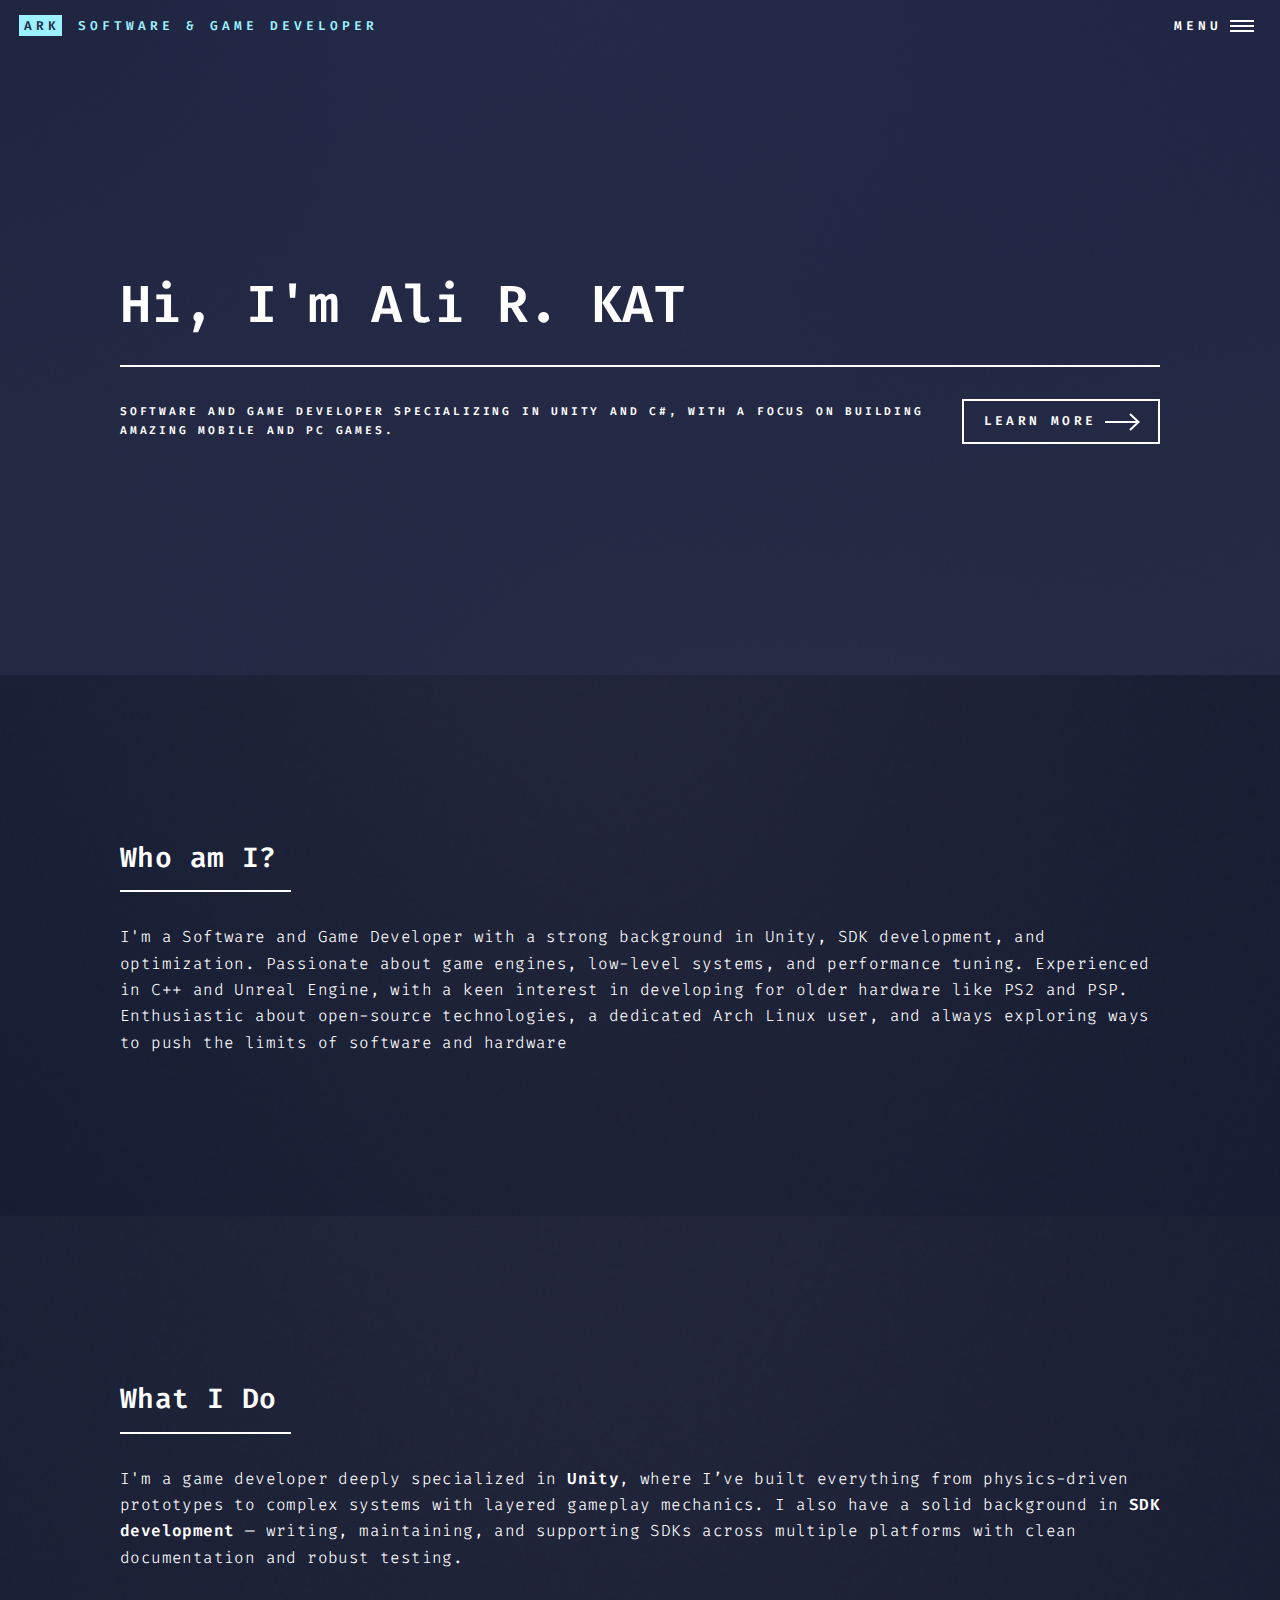
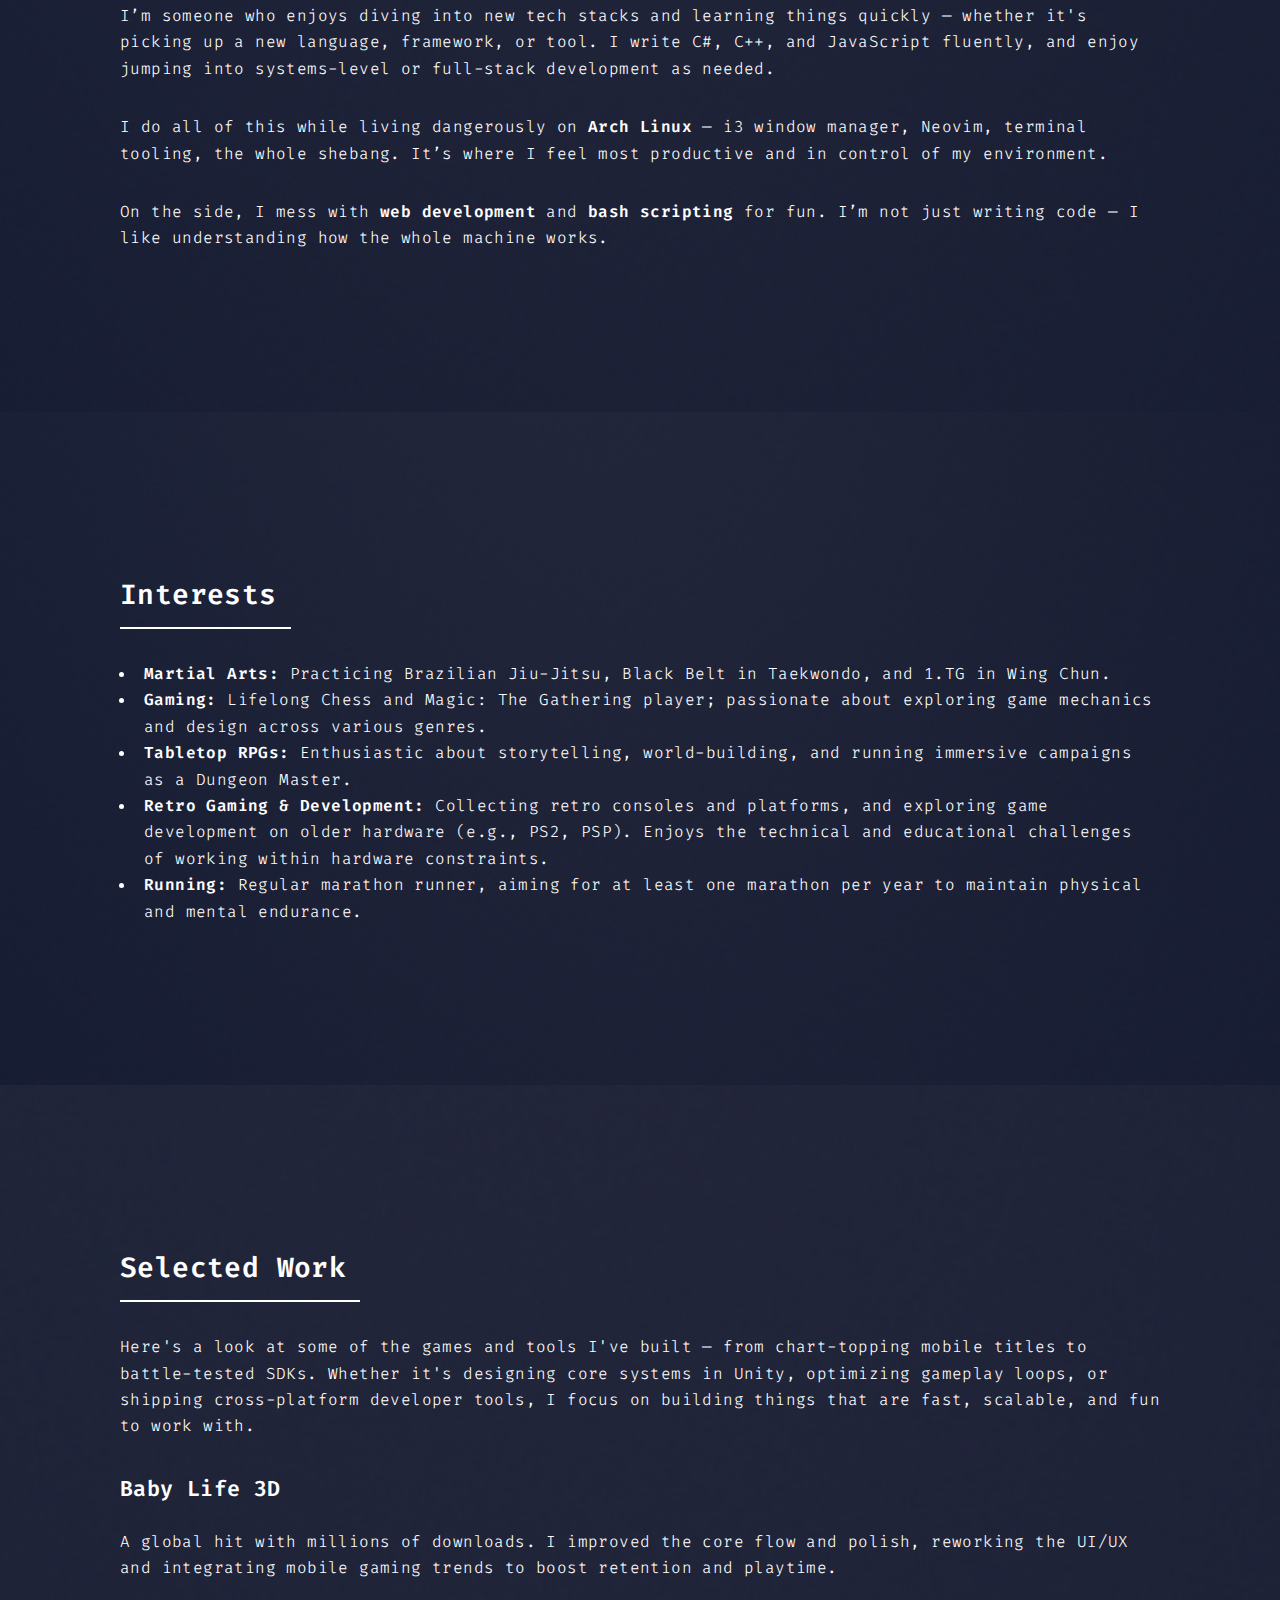
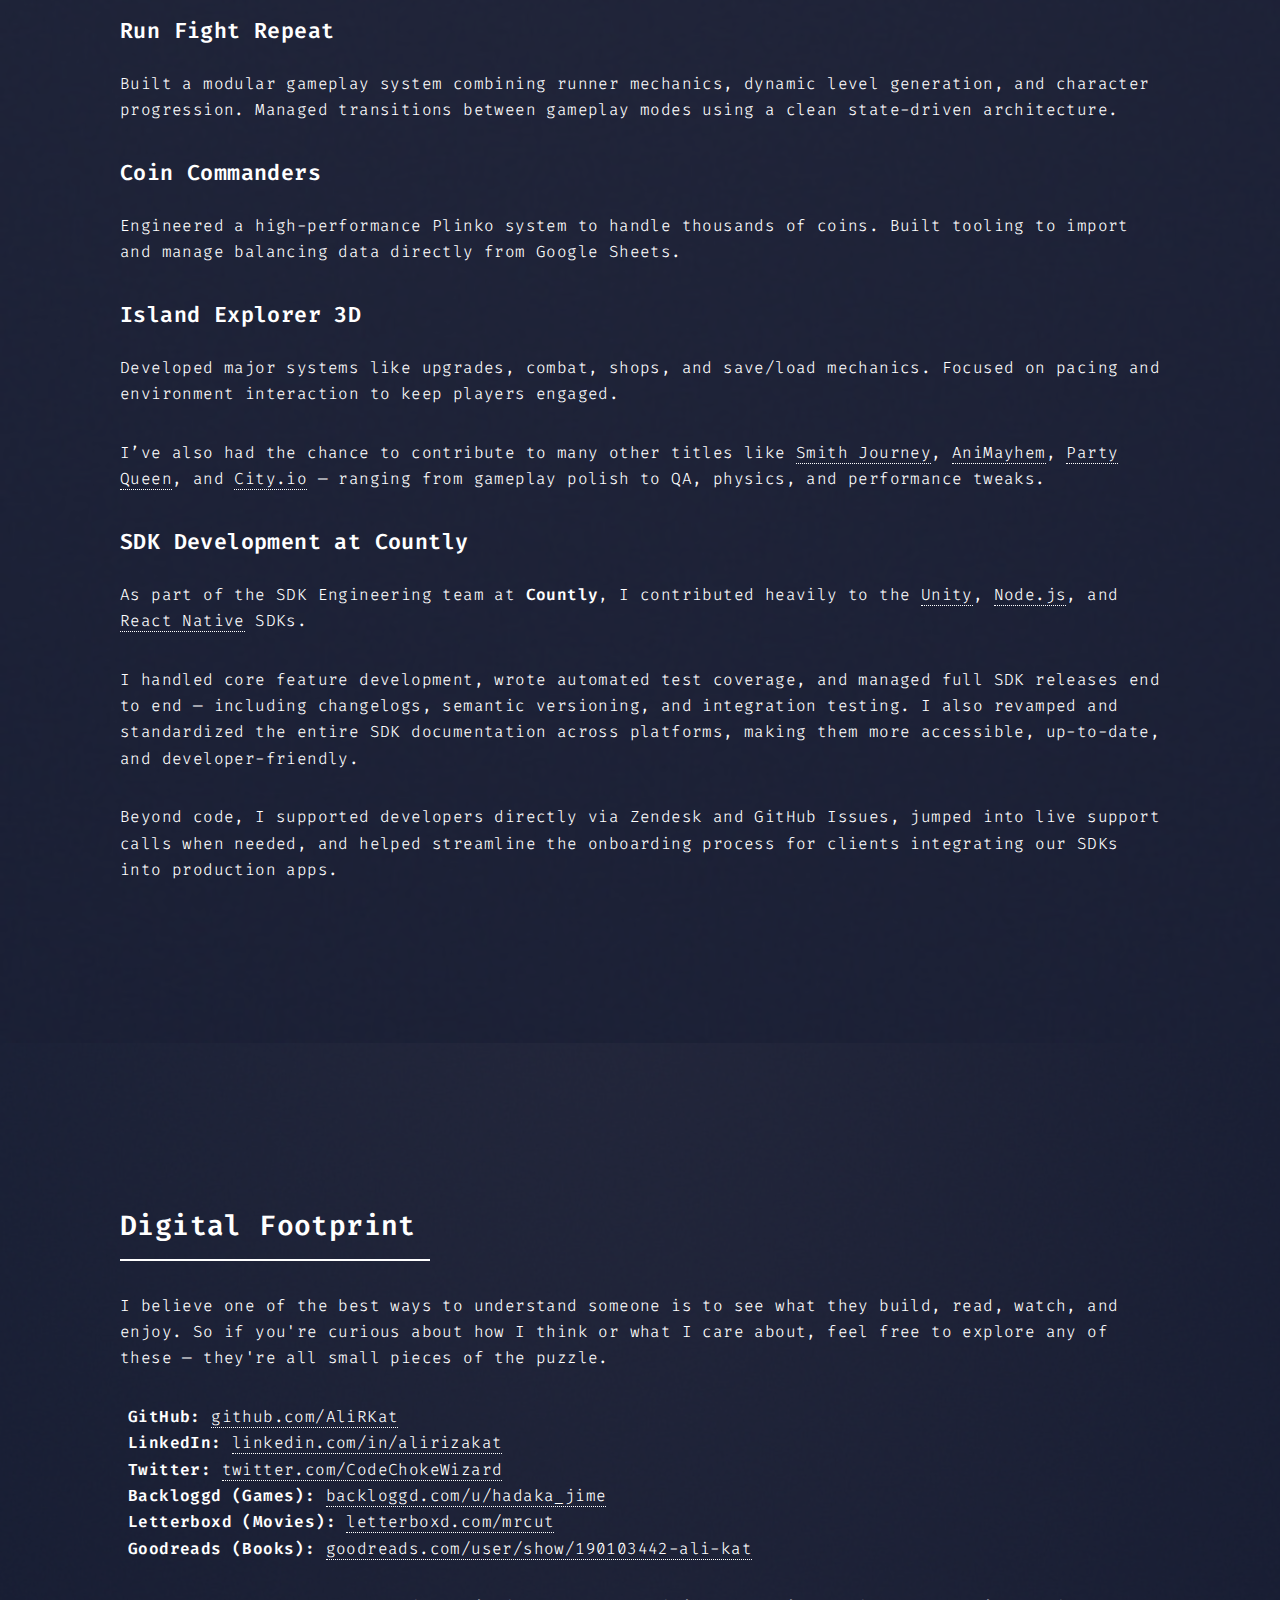
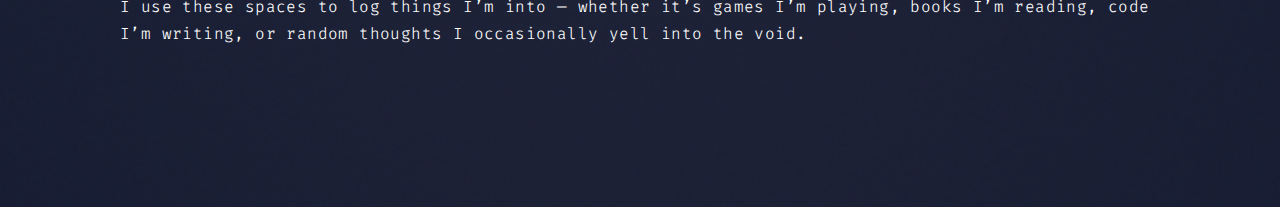
<file: index.html>
<!DOCTYPE HTML>
<html>

<head>
    <title>Ali R. KAT - Portfolio</title>
    <meta charset="utf-8" />
    <meta name="viewport" content="width=device-width, initial-scale=1, user-scalable=no" />
    <link rel="stylesheet" href="assets/css/main.css" />
    <noscript>
        <link rel="stylesheet" href="assets/css/noscript.css" />
    </noscript>
</head>

<body class="is-preload">

    <!-- Wrapper -->
    <div id="wrapper">

        <!-- Header -->
        <header id="header" class="alt">
            <a href="index.html" class="logo"><strong>ARK</strong> <span>Software & Game Developer</span></a>
            <nav>
                <a href="#menu">Menu</a>
            </nav>
        </header>

        <!-- Banner -->
        <section id="banner" class="major">
            <div class="inner">
                <header class="major">
                    <h1>Hi, I'm Ali R. KAT</h1>
                </header>
                <div class="content">
                    <p>Software and Game Developer specializing in Unity and C#, with a focus on building amazing mobile
                        and PC games.</p>
                    <ul class="actions">
                        <li><a href="#bio" class="button next scrolly">Learn More</a></li>
                    </ul>
                </div>
            </div>
        </section>

        <!-- Bio Section -->
        <section id="bio" class="section section-bg bg-bio">
            <div class="inner">
                <header class="major">
                    <h2>Who am I?</h2>
                </header>
                <p>I'm a Software and Game Developer with a strong background in Unity, SDK development, and
                    optimization. Passionate about game engines, low-level systems, and performance tuning.
                    Experienced in C++ and Unreal Engine, with a keen interest in developing for older hardware
                    like PS2 and PSP. Enthusiastic about open-source technologies, a dedicated Arch Linux user,
                    and always exploring ways to push the limits of software and hardware</p>
            </div>
        </section>

        <!-- Skills Section -->
        <section id="skills" class="section section-bg bg-skills">
            <div class="inner">
                <header class="major">
                    <h2>What I Do</h2>
                </header>
                <p>
                    I'm a game developer deeply specialized in <strong>Unity</strong>, where I’ve built everything from
                    physics-driven prototypes to complex systems with layered gameplay mechanics. I also have a solid
                    background in <strong>SDK development</strong> — writing, maintaining, and supporting SDKs across
                    multiple platforms with clean documentation and robust testing.
                </p>
                <p>
                    I’m someone who enjoys diving into new tech stacks and learning things quickly — whether it's
                    picking up a new language, framework, or tool. I write C#, C++, and JavaScript fluently, and enjoy
                    jumping into systems-level or full-stack development as needed.
                </p>
                <p>
                    I do all of this while living dangerously on <strong>Arch Linux</strong> — i3 window manager,
                    Neovim, terminal tooling, the whole shebang. It’s where I feel most productive and in control of my
                    environment.
                </p>
                <p>
                    On the side, I mess with <strong>web development</strong> and <strong>bash scripting</strong> for
                    fun. I’m not just writing code — I like understanding how the whole machine works.
                </p>
            </div>
        </section>


        <!-- Interest Section -->
        <section id="interests" class="section section-bg bg-interests">
            <div class="inner">
                <header class="major">
                    <h2>Interests</h2>
                </header>
                <ul>
                    <li><strong>Martial Arts:</strong> Practicing Brazilian Jiu-Jitsu, Black Belt in Taekwondo, and 1.TG
                        in Wing Chun.</li>
                    <li><strong>Gaming:</strong> Lifelong Chess and Magic: The Gathering player; passionate about
                        exploring game mechanics and design across various genres.</li>
                    <li><strong>Tabletop RPGs:</strong> Enthusiastic about storytelling, world-building, and running
                        immersive campaigns as a Dungeon Master.</li>
                    <li><strong>Retro Gaming & Development:</strong> Collecting retro consoles and platforms, and
                        exploring game development on older hardware (e.g., PS2, PSP). Enjoys the technical and
                        educational challenges of working within hardware constraints.</li>
                    <li><strong>Running:</strong> Regular marathon runner, aiming for at least one marathon per year to
                        maintain physical and mental endurance.</li>
                </ul>
            </div>
        </section>


        <!-- Projects Section -->
        <section id="projects" class="section section-bg bg-projects">
            <div class="inner">
                <header class="major">
                    <h2>Selected Work</h2>
                </header>

                <p>
                    Here's a look at some of the games and tools I've built — from chart-topping mobile titles to
                    battle-tested SDKs. Whether it's designing core systems in Unity, optimizing gameplay loops, or
                    shipping cross-platform developer tools, I focus on building things that are fast, scalable, and fun
                    to work with.
                </p>

                <div class="project">
                    <h3><a href="https://apps.apple.com/us/app/baby-life-3d/id1577193350" target="_blank">Baby Life
                            3D</a></h3>
                    <p>
                        A global hit with millions of downloads. I improved the core flow and polish, reworking the
                        UI/UX and integrating mobile gaming trends to boost retention and playtime.
                    </p>
                </div>

                <div class="project">
                    <h3><a href="https://apps.apple.com/us/app/run-fight-repeat/id6744827856" target="_blank">Run Fight
                            Repeat</a></h3>
                    <p>
                        Built a modular gameplay system combining runner mechanics, dynamic level generation, and
                        character progression. Managed transitions between gameplay modes using a clean state-driven
                        architecture.
                    </p>
                </div>

                <div class="project">
                    <h3><a href="https://apps.apple.com/us/app/coin-commanders/id6741897031" target="_blank">Coin
                            Commanders</a></h3>
                    <p>
                        Engineered a high-performance Plinko system to handle thousands of coins. Built tooling to
                        import and manage balancing data directly from Google Sheets.
                    </p>
                </div>

                <div class="project">
                    <h3><a href="https://www.taptap.io/app/33559961" target="_blank">Island Explorer 3D</a></h3>
                    <p>
                        Developed major systems like upgrades, combat, shops, and save/load mechanics. Focused on pacing
                        and environment interaction to keep players engaged.
                    </p>
                    <p style="margin-top: 2rem;">
                        I’ve also had the chance to contribute to many other titles like
                        <a href="https://apps.apple.com/us/app/smith-journey/id6741895744" target="_blank">Smith
                            Journey</a>,
                        <a href="https://apps.apple.com/us/app/animayhem/ios-1579526762" target="_blank">AniMayhem</a>,
                        <a href="https://skich.app/games/party-queen" target="_blank">Party Queen</a>,
                        and
                        <a href="https://skich.app/games/cityio" target="_blank">City.io</a> — ranging from gameplay
                        polish to QA, physics, and performance tweaks.
                    </p>
                </div>

                <div class="project">
                    <h3>SDK Development at Countly</h3>
                    <p>
                        As part of the SDK Engineering team at <strong>Countly</strong>, I contributed heavily to the
                        <a href="https://github.com/Countly/countly-sdk-unity" target="_blank">Unity</a>,
                        <a href="https://github.com/Countly/countly-sdk-nodejs" target="_blank">Node.js</a>, and
                        <a href="https://github.com/Countly/countly-sdk-react-native" target="_blank">React Native</a>
                        SDKs.
                    </p>
                    <p>
                        I handled core feature development, wrote automated test coverage, and managed full SDK releases
                        end to end — including changelogs, semantic versioning, and integration testing. I also revamped
                        and standardized the entire SDK documentation across platforms, making them more accessible,
                        up-to-date, and developer-friendly.
                    </p>
                    <p>
                        Beyond code, I supported developers directly via Zendesk and GitHub Issues, jumped into live
                        support calls when needed, and helped streamline the onboarding process for clients integrating
                        our SDKs into production apps.
                    </p>
                </div>
        </section>

        <section id="socials" class="section section-bg bg-socials">
            <div class="inner">
                <header class="major">
                    <h2>Digital Footprint</h2>
                </header>

                <p>
                    I believe one of the best ways to understand someone is to see what they build, read, watch, and
                    enjoy. So if you're curious about how I think or what I care about, feel free to explore any of
                    these — they're all small pieces of the puzzle.
                </p>

                <ul style="list-style: none; padding: 0;">
                    <li><strong>GitHub:</strong> <a href="https://github.com/AliRKat"
                            target="_blank">github.com/AliRKat</a></li>
                    <li><strong>LinkedIn:</strong> <a href="https://linkedin.com/in/alirizakat"
                            target="_blank">linkedin.com/in/alirizakat</a></li>
                    <li><strong>Twitter:</strong> <a href="https://twitter.com/CodeChokeWizard"
                            target="_blank">twitter.com/CodeChokeWizard</a></li>
                    <li><strong>Backloggd (Games):</strong> <a href="https://www.backloggd.com/u/hadaka_jime"
                            target="_blank">backloggd.com/u/hadaka_jime</a></li>
                    <li><strong>Letterboxd (Movies):</strong> <a href="https://letterboxd.com/mrcut"
                            target="_blank">letterboxd.com/mrcut</a></li>
                    <li><strong>Goodreads (Books):</strong> <a
                            href="https://www.goodreads.com/user/show/190103442-ali-kat"
                            target="_blank">goodreads.com/user/show/190103442-ali-kat</a></li>
                </ul>

                <p>
                    I use these spaces to log things I’m into — whether it’s games I’m playing, books I’m reading, code
                    I’m writing, or random thoughts I occasionally yell into the void.
                </p>
            </div>
        </section>
    </div>

    <!-- Menu (must be outside #wrapper for correct stacking/fixed behavior) -->
    <nav id="menu">
        <div class="inner">
            <ul class="links">
                <li><a href="index.html#banner">Home</a></li>
                <li><a href="index.html#bio">Bio</a></li>
                <li><a href="index.html#skills">Skills</a></li>
                <li><a href="index.html#projects">Projects</a></li>
                <li><a href="index.html#socials">Socials</a></li>
                <li><a href="./logs/">Logs</a></li>
            </ul>
        </div>
        <a class="close" href="#menu">Close</a>
    </nav>

    <!-- Scripts -->
    <script src="assets/js/jquery.min.js"></script>
    <script src="assets/js/jquery.scrolly.min.js"></script>
    <script src="assets/js/jquery.scrollex.min.js"></script>
    <script src="assets/js/browser.min.js"></script>
    <script src="assets/js/breakpoints.min.js"></script>
    <script src="assets/js/util.js"></script>
    <script src="assets/js/main.js"></script>

</body>

</html>
</file>
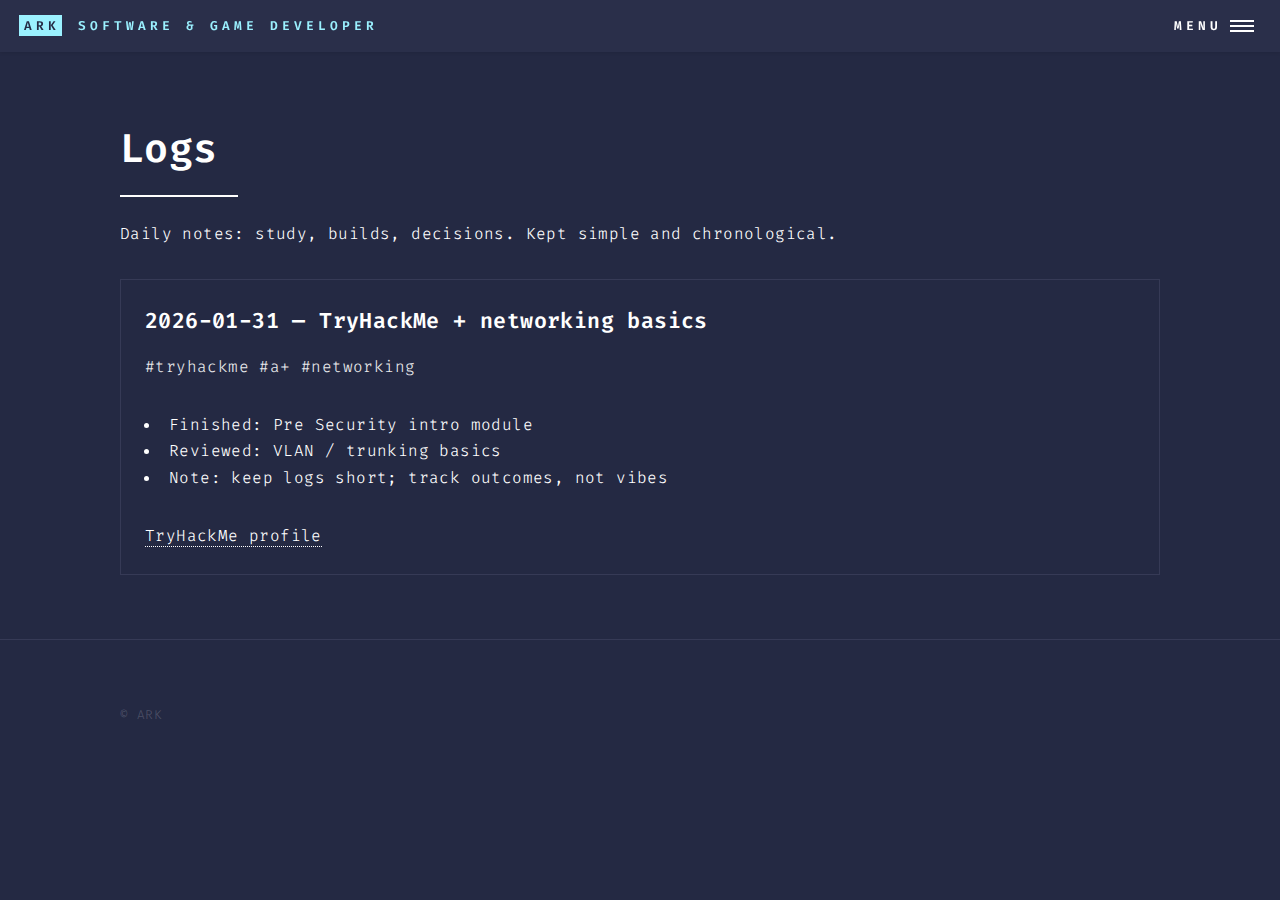
<file: logs/index.html>
<!DOCTYPE HTML>
<html>

<head>
  <title>Logs - ARK</title>
  <meta charset="utf-8" />
  <meta name="viewport" content="width=device-width, initial-scale=1, user-scalable=no" />
  <link rel="stylesheet" href="../assets/css/main.css" />
  <noscript><link rel="stylesheet" href="../assets/css/noscript.css" /></noscript>
</head>

<body class="is-preload">

  <div id="wrapper">

    <header id="header">
      <a href="../index.html" class="logo"><strong>ARK</strong> <span>Software & Game Developer</span></a>
      <nav>
        <a href="#menu">Menu</a>
      </nav>
    </header>

    <nav id="menu">
      <ul class="links">
        <li><a href="../index.html#banner">Home</a></li>
        <li><a href="../index.html#bio">Bio</a></li>
        <li><a href="../index.html#skills">Skills</a></li>
        <li><a href="../index.html#projects">Projects</a></li>
        <li><a href="../index.html#socials">Socials</a></li>
        <li><a href="./">Logs</a></li>
      </ul>
    </nav>

    <div id="main" class="alt">
      <section id="one">
        <div class="inner">
          <header class="major">
            <h1>Logs</h1>
          </header>

          <p style="margin-top:-0.5rem;">
            Daily notes: study, builds, decisions. Kept simple and chronological.
          </p>

          <!-- IMPORTANT: render.js bunun içine basacak -->
          <div id="logs-root"></div>

        </div>
      </section>
    </div>

    <footer id="footer">
      <div class="inner">
        <ul class="copyright">
          <li>&copy; ARK</li>
        </ul>
      </div>
    </footer>

  </div>

  <script src="../assets/js/jquery.min.js"></script>
  <script src="../assets/js/jquery.scrolly.min.js"></script>
  <script src="../assets/js/jquery.scrollex.min.js"></script>
  <script src="../assets/js/browser.min.js"></script>
  <script src="../assets/js/breakpoints.min.js"></script>
  <script src="../assets/js/util.js"></script>
  <script src="../assets/js/main.js"></script>

  <script src="./render.js"></script>
</body>

</html>
</file>
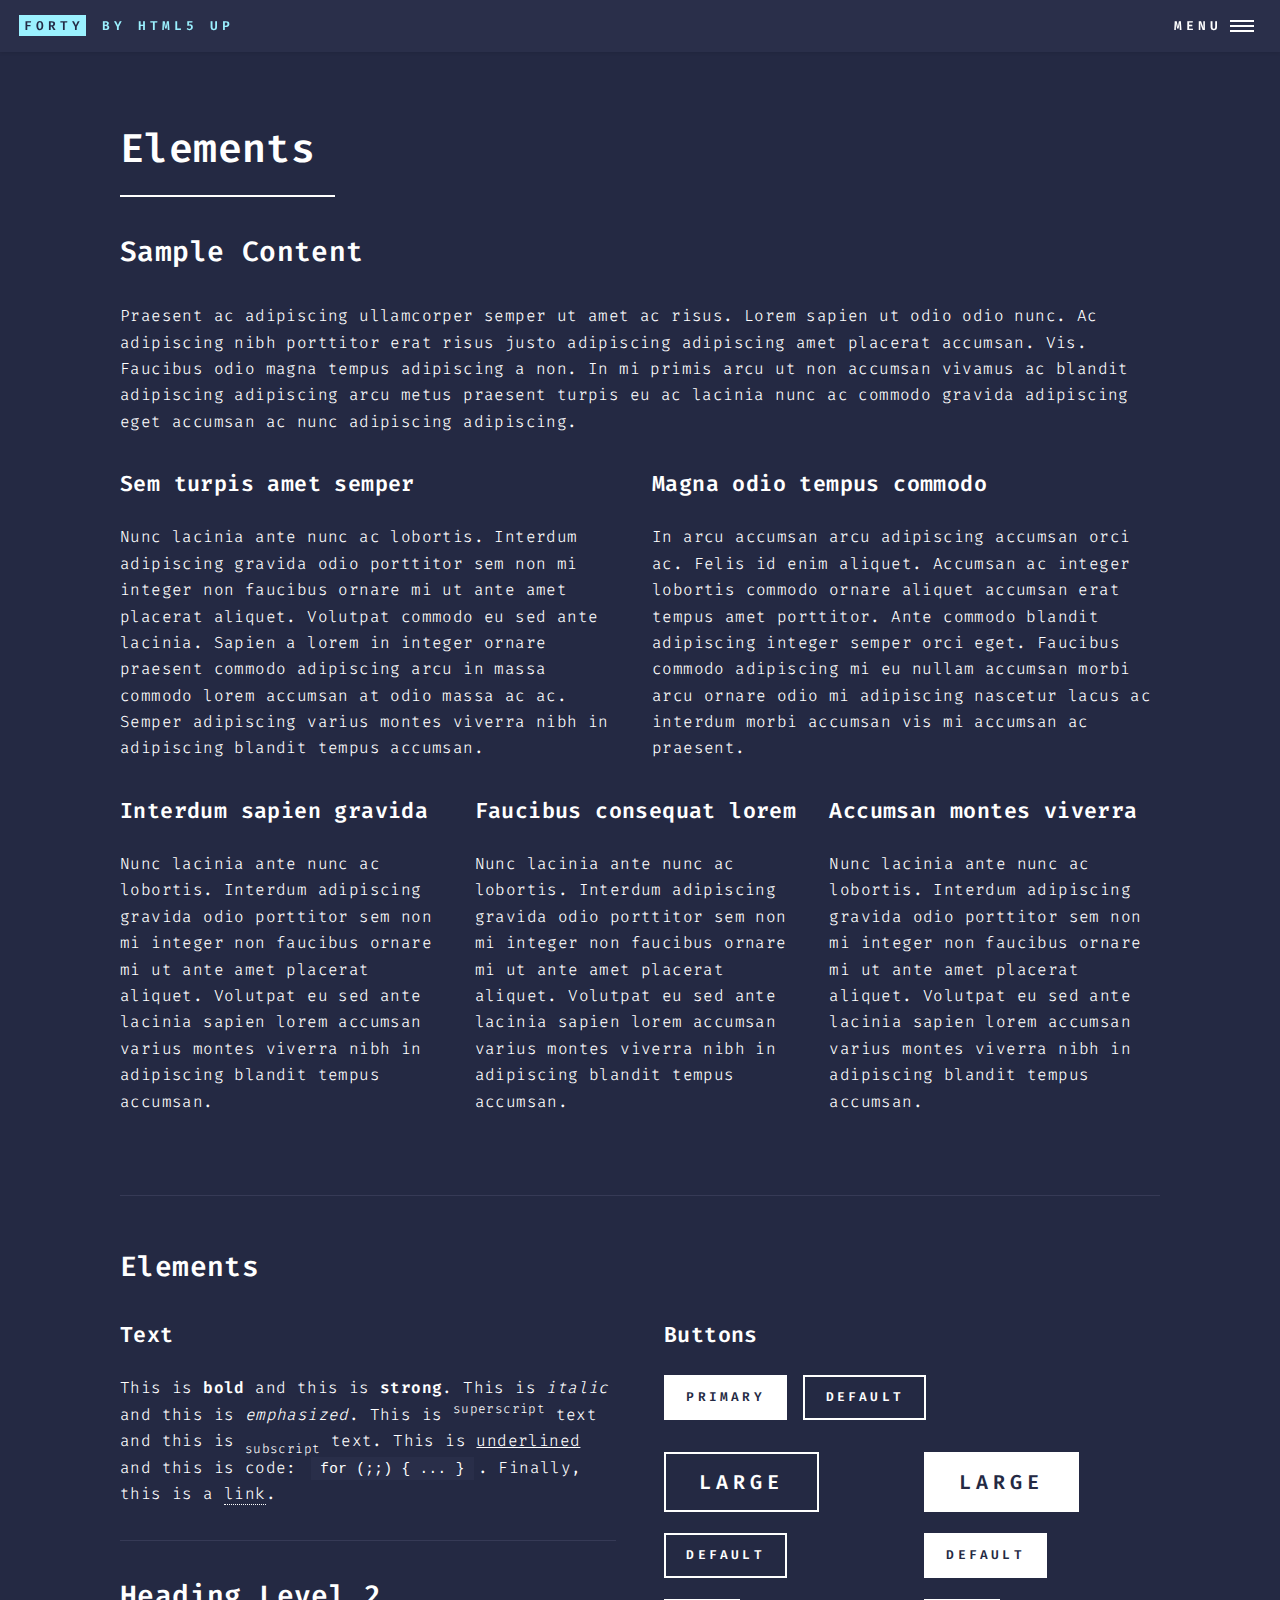
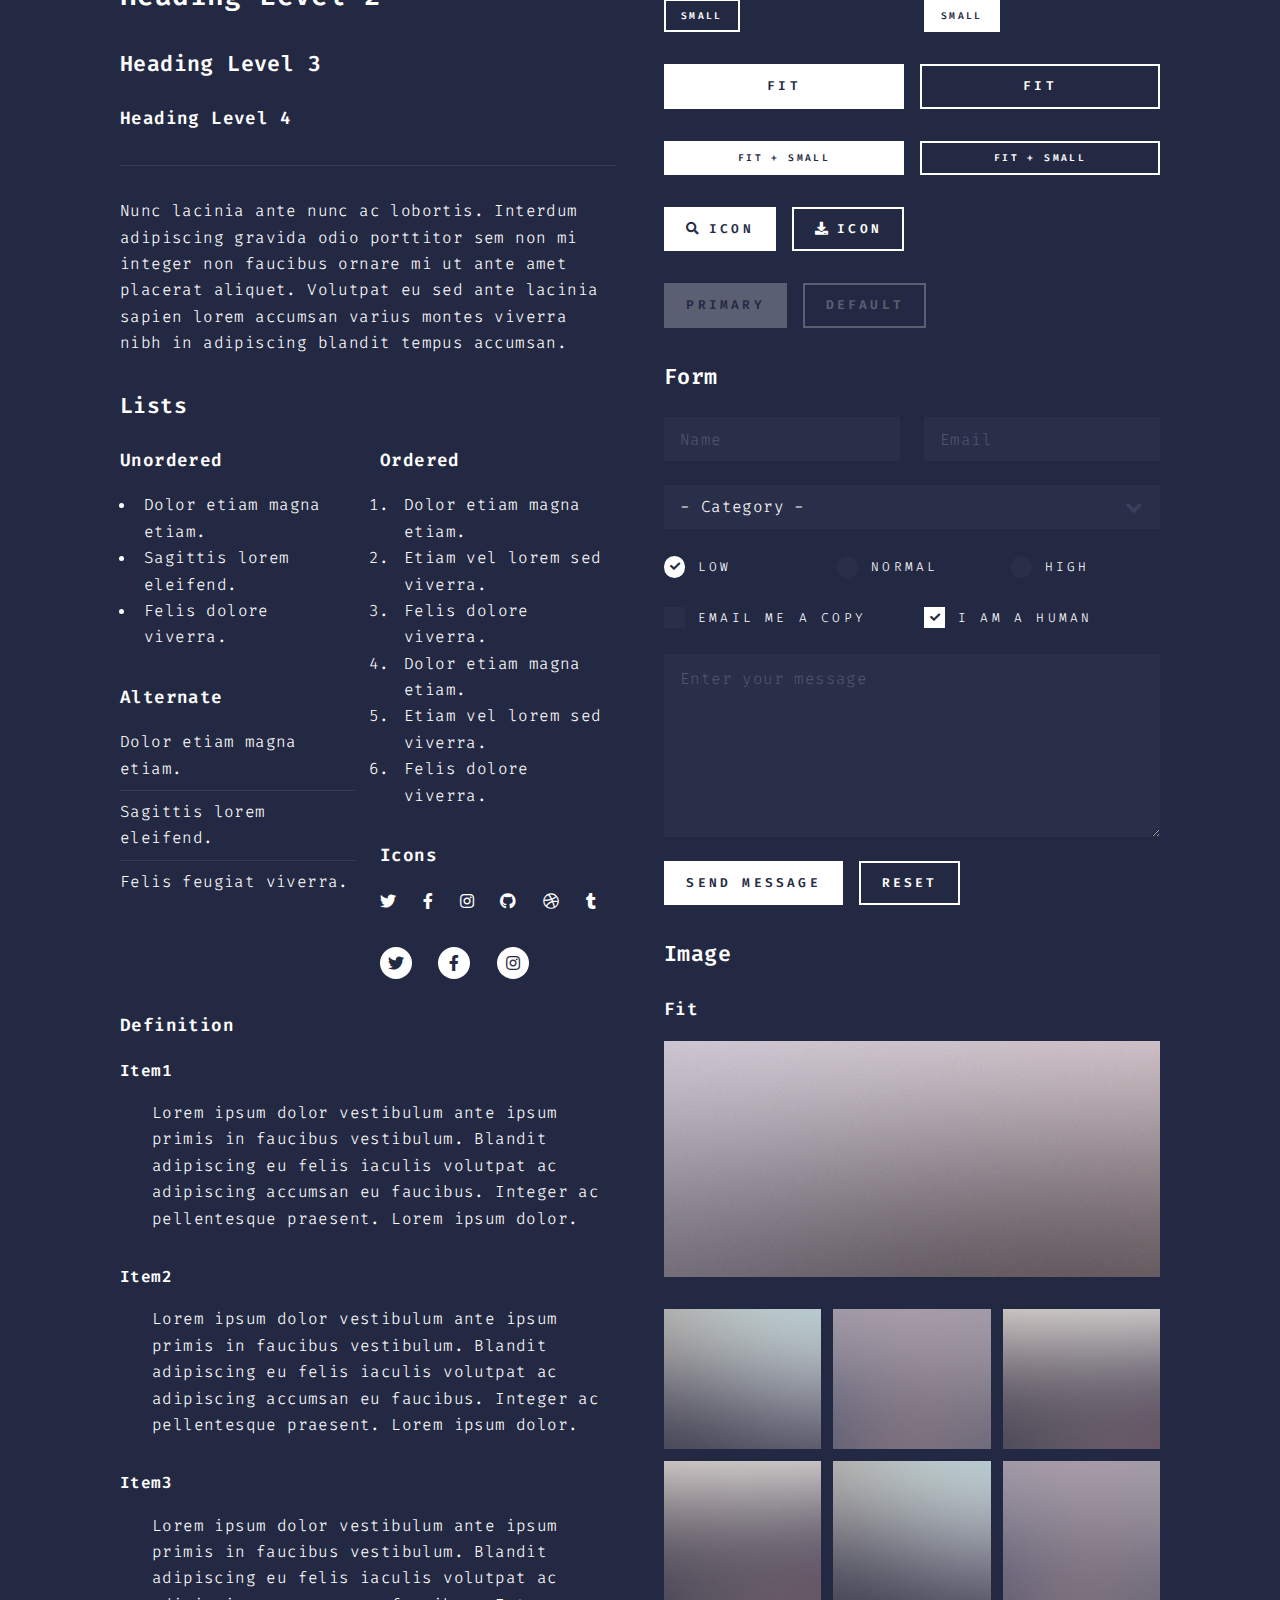
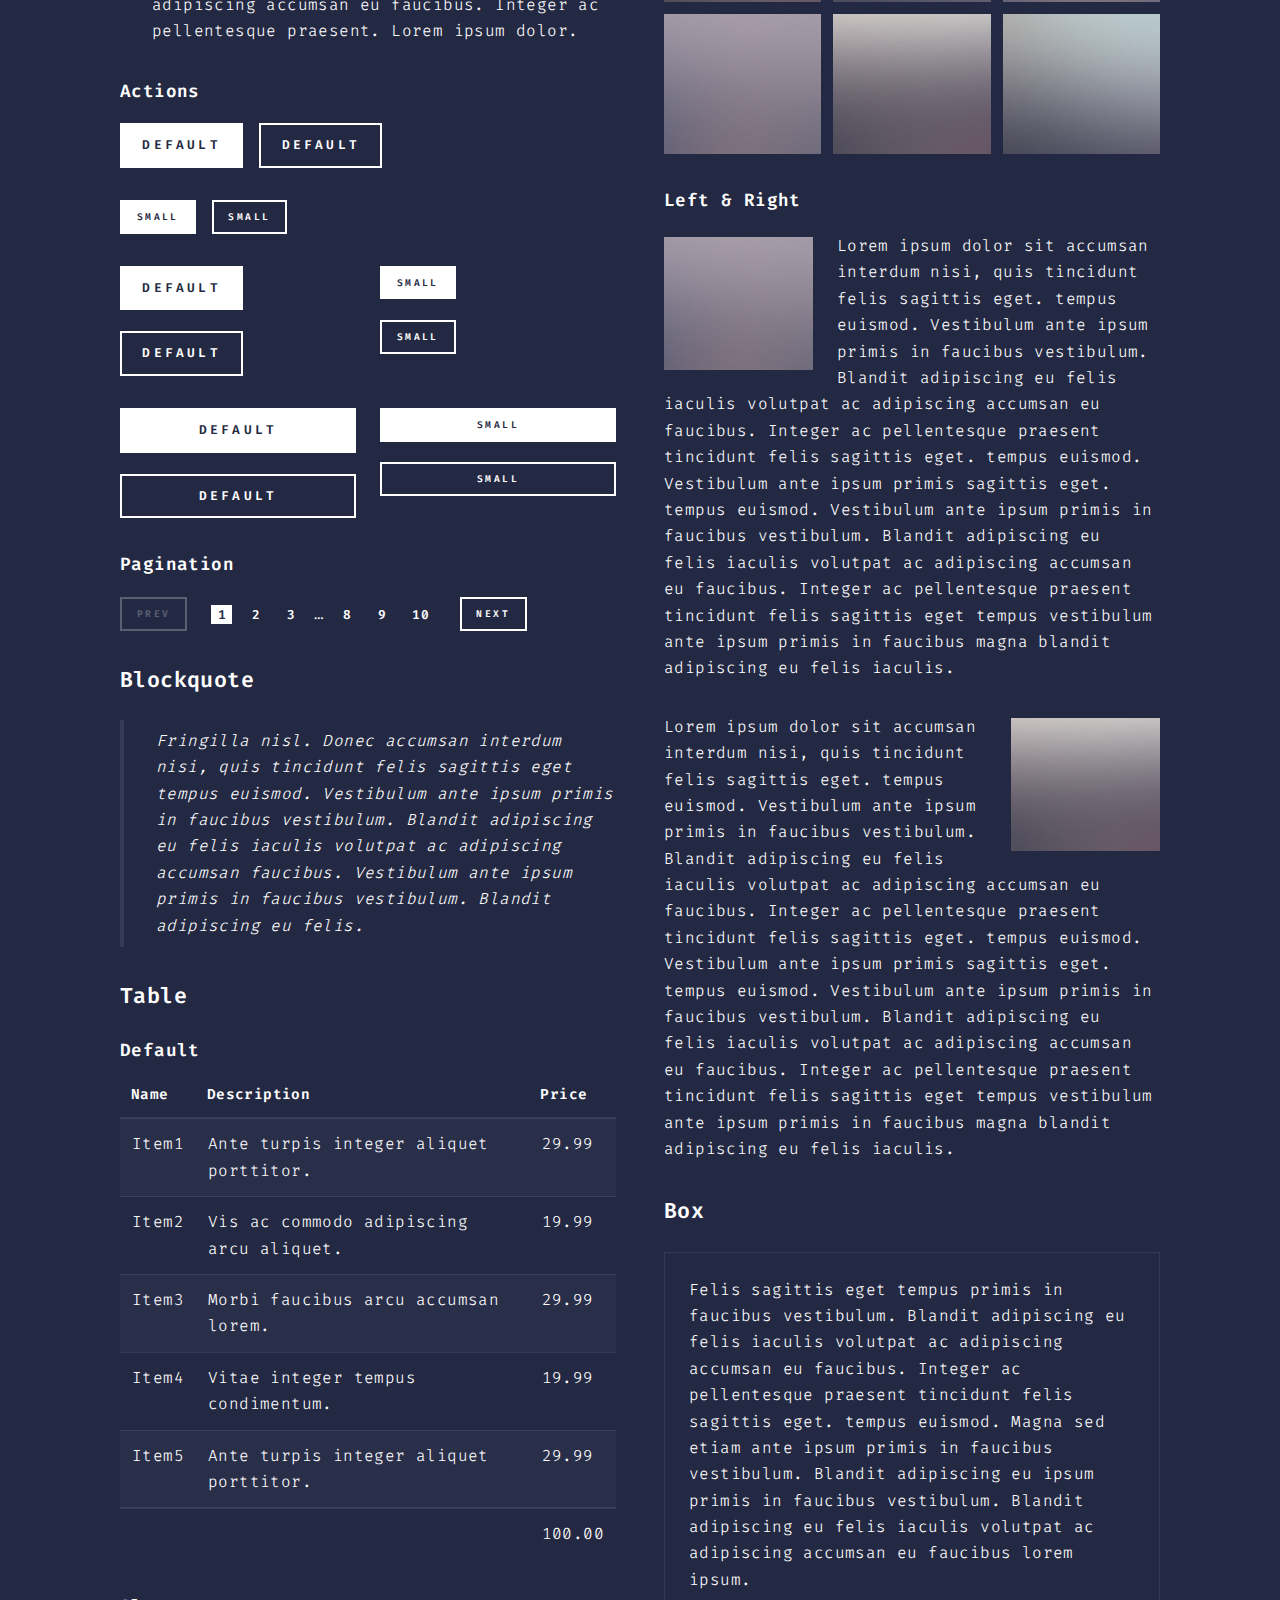
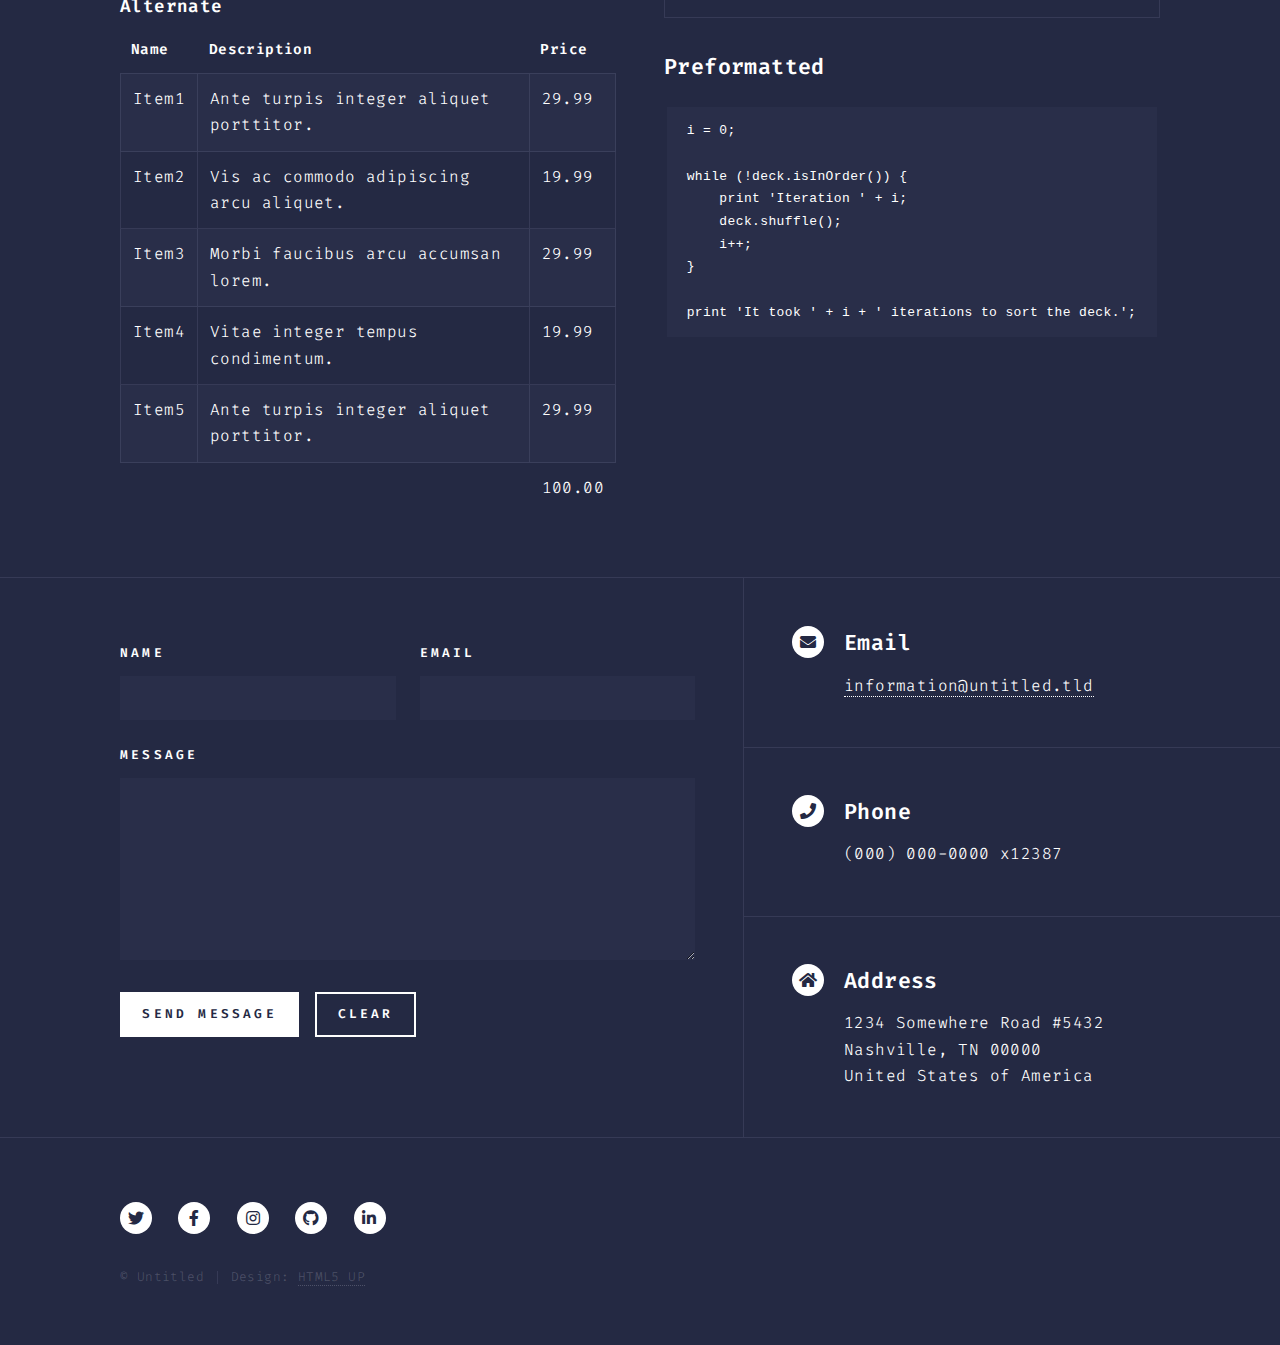
<file: elements.html>
<!DOCTYPE HTML>
<!--
	Forty by HTML5 UP
	html5up.net | @ajlkn
	Free for personal and commercial use under the CCA 3.0 license (html5up.net/license)
-->
<html>
	<head>
		<title>Elements - Forty by HTML5 UP</title>
		<meta charset="utf-8" />
		<meta name="viewport" content="width=device-width, initial-scale=1, user-scalable=no" />
		<link rel="stylesheet" href="assets/css/main.css" />
		<noscript><link rel="stylesheet" href="assets/css/noscript.css" /></noscript>
	</head>
	<body class="is-preload">

		<!-- Wrapper -->
			<div id="wrapper">

				<!-- Header -->
					<header id="header">
						<a href="index.html" class="logo"><strong>Forty</strong> <span>by HTML5 UP</span></a>
						<nav>
							<a href="#menu">Menu</a>
						</nav>
					</header>

				<!-- Menu -->
					<nav id="menu">
						<ul class="links">
							<li><a href="index.html">Home</a></li>
							<li><a href="landing.html">Landing</a></li>
							<li><a href="generic.html">Generic</a></li>
							<li><a href="elements.html">Elements</a></li>
						</ul>
						<ul class="actions stacked">
							<li><a href="#" class="button primary fit">Get Started</a></li>
							<li><a href="#" class="button fit">Log In</a></li>
						</ul>
					</nav>

				<!-- Main -->
					<div id="main" class="alt">

						<!-- One -->
							<section id="one">
								<div class="inner">
									<header class="major">
										<h1>Elements</h1>
									</header>

									<!-- Content -->
										<h2 id="content">Sample Content</h2>
										<p>Praesent ac adipiscing ullamcorper semper ut amet ac risus. Lorem sapien ut odio odio nunc. Ac adipiscing nibh porttitor erat risus justo adipiscing adipiscing amet placerat accumsan. Vis. Faucibus odio magna tempus adipiscing a non. In mi primis arcu ut non accumsan vivamus ac blandit adipiscing adipiscing arcu metus praesent turpis eu ac lacinia nunc ac commodo gravida adipiscing eget accumsan ac nunc adipiscing adipiscing.</p>
										<div class="row">
											<div class="col-6 col-12-small">
												<h3>Sem turpis amet semper</h3>
												<p>Nunc lacinia ante nunc ac lobortis. Interdum adipiscing gravida odio porttitor sem non mi integer non faucibus ornare mi ut ante amet placerat aliquet. Volutpat commodo eu sed ante lacinia. Sapien a lorem in integer ornare praesent commodo adipiscing arcu in massa commodo lorem accumsan at odio massa ac ac. Semper adipiscing varius montes viverra nibh in adipiscing blandit tempus accumsan.</p>
											</div>
											<div class="col-6 col-12-small">
												<h3>Magna odio tempus commodo</h3>
												<p>In arcu accumsan arcu adipiscing accumsan orci ac. Felis id enim aliquet. Accumsan ac integer lobortis commodo ornare aliquet accumsan erat tempus amet porttitor. Ante commodo blandit adipiscing integer semper orci eget. Faucibus commodo adipiscing mi eu nullam accumsan morbi arcu ornare odio mi adipiscing nascetur lacus ac interdum morbi accumsan vis mi accumsan ac praesent.</p>
											</div>
											<!-- Break -->
											<div class="col-4 col-12-medium">
												<h3>Interdum sapien gravida</h3>
												<p>Nunc lacinia ante nunc ac lobortis. Interdum adipiscing gravida odio porttitor sem non mi integer non faucibus ornare mi ut ante amet placerat aliquet. Volutpat eu sed ante lacinia sapien lorem accumsan varius montes viverra nibh in adipiscing blandit tempus accumsan.</p>
											</div>
											<div class="col-4 col-12-medium">
												<h3>Faucibus consequat lorem</h3>
												<p>Nunc lacinia ante nunc ac lobortis. Interdum adipiscing gravida odio porttitor sem non mi integer non faucibus ornare mi ut ante amet placerat aliquet. Volutpat eu sed ante lacinia sapien lorem accumsan varius montes viverra nibh in adipiscing blandit tempus accumsan.</p>
											</div>
											<div class="col-4 col-12-medium">
												<h3>Accumsan montes viverra</h3>
												<p>Nunc lacinia ante nunc ac lobortis. Interdum adipiscing gravida odio porttitor sem non mi integer non faucibus ornare mi ut ante amet placerat aliquet. Volutpat eu sed ante lacinia sapien lorem accumsan varius montes viverra nibh in adipiscing blandit tempus accumsan.</p>
											</div>
										</div>

									<hr class="major" />

									<!-- Elements -->
										<h2 id="elements">Elements</h2>
										<div class="row gtr-200">
											<div class="col-6 col-12-medium">

												<!-- Text stuff -->
													<h3>Text</h3>
													<p>This is <b>bold</b> and this is <strong>strong</strong>. This is <i>italic</i> and this is <em>emphasized</em>.
													This is <sup>superscript</sup> text and this is <sub>subscript</sub> text.
													This is <u>underlined</u> and this is code: <code>for (;;) { ... }</code>.
													Finally, this is a <a href="#">link</a>.</p>
													<hr />
													<h2>Heading Level 2</h2>
													<h3>Heading Level 3</h3>
													<h4>Heading Level 4</h4>
													<hr />
													<p>Nunc lacinia ante nunc ac lobortis. Interdum adipiscing gravida odio porttitor sem non mi integer non faucibus ornare mi ut ante amet placerat aliquet. Volutpat eu sed ante lacinia sapien lorem accumsan varius montes viverra nibh in adipiscing blandit tempus accumsan.</p>

												<!-- Lists -->
													<h3>Lists</h3>
													<div class="row">
														<div class="col-6 col-12-small">

															<h4>Unordered</h4>
															<ul>
																<li>Dolor etiam magna etiam.</li>
																<li>Sagittis lorem eleifend.</li>
																<li>Felis dolore viverra.</li>
															</ul>

															<h4>Alternate</h4>
															<ul class="alt">
																<li>Dolor etiam magna etiam.</li>
																<li>Sagittis lorem eleifend.</li>
																<li>Felis feugiat viverra.</li>
															</ul>

														</div>
														<div class="col-6 col-12-small">

															<h4>Ordered</h4>
															<ol>
																<li>Dolor etiam magna etiam.</li>
																<li>Etiam vel lorem sed viverra.</li>
																<li>Felis dolore viverra.</li>
																<li>Dolor etiam magna etiam.</li>
																<li>Etiam vel lorem sed viverra.</li>
																<li>Felis dolore viverra.</li>
															</ol>

															<h4>Icons</h4>
															<ul class="icons">
																<li><a href="#" class="icon brands fa-twitter"><span class="label">Twitter</span></a></li>
																<li><a href="#" class="icon brands fa-facebook-f"><span class="label">Facebook</span></a></li>
																<li><a href="#" class="icon brands fa-instagram"><span class="label">Instagram</span></a></li>
																<li><a href="#" class="icon brands fa-github"><span class="label">Github</span></a></li>
																<li><a href="#" class="icon brands fa-dribbble"><span class="label">Dribbble</span></a></li>
																<li><a href="#" class="icon brands fa-tumblr"><span class="label">Tumblr</span></a></li>
															</ul>
															<ul class="icons">
																<li><a href="#" class="icon brands alt fa-twitter"><span class="label">Twitter</span></a></li>
																<li><a href="#" class="icon brands alt fa-facebook-f"><span class="label">Facebook</span></a></li>
																<li><a href="#" class="icon brands alt fa-instagram"><span class="label">Instagram</span></a></li>
															</ul>

														</div>
													</div>
													<h4>Definition</h4>
													<dl>
														<dt>Item1</dt>
														<dd>
															<p>Lorem ipsum dolor vestibulum ante ipsum primis in faucibus vestibulum. Blandit adipiscing eu felis iaculis volutpat ac adipiscing accumsan eu faucibus. Integer ac pellentesque praesent. Lorem ipsum dolor.</p>
														</dd>
														<dt>Item2</dt>
														<dd>
															<p>Lorem ipsum dolor vestibulum ante ipsum primis in faucibus vestibulum. Blandit adipiscing eu felis iaculis volutpat ac adipiscing accumsan eu faucibus. Integer ac pellentesque praesent. Lorem ipsum dolor.</p>
														</dd>
														<dt>Item3</dt>
														<dd>
															<p>Lorem ipsum dolor vestibulum ante ipsum primis in faucibus vestibulum. Blandit adipiscing eu felis iaculis volutpat ac adipiscing accumsan eu faucibus. Integer ac pellentesque praesent. Lorem ipsum dolor.</p>
														</dd>
													</dl>

													<h4>Actions</h4>
													<ul class="actions">
														<li><a href="#" class="button primary">Default</a></li>
														<li><a href="#" class="button">Default</a></li>
													</ul>
													<ul class="actions small">
														<li><a href="#" class="button primary small">Small</a></li>
														<li><a href="#" class="button small">Small</a></li>
													</ul>
													<div class="row">
														<div class="col-6 col-12-small">
															<ul class="actions stacked">
																<li><a href="#" class="button primary">Default</a></li>
																<li><a href="#" class="button">Default</a></li>
															</ul>
														</div>
														<div class="col-6 col-12-small">
															<ul class="actions stacked">
																<li><a href="#" class="button primary small">Small</a></li>
																<li><a href="#" class="button small">Small</a></li>
															</ul>
														</div>
														<div class="col-6 col-12-small">
															<ul class="actions stacked">
																<li><a href="#" class="button primary fit">Default</a></li>
																<li><a href="#" class="button fit">Default</a></li>
															</ul>
														</div>
														<div class="col-6 col-12-small">
															<ul class="actions stacked">
																<li><a href="#" class="button primary small fit">Small</a></li>
																<li><a href="#" class="button small fit">Small</a></li>
															</ul>
														</div>
													</div>

													<h4>Pagination</h4>
													<ul class="pagination">
														<li><span class="button small disabled">Prev</span></li>
														<li><a href="#" class="page active">1</a></li>
														<li><a href="#" class="page">2</a></li>
														<li><a href="#" class="page">3</a></li>
														<li><span>&hellip;</span></li>
														<li><a href="#" class="page">8</a></li>
														<li><a href="#" class="page">9</a></li>
														<li><a href="#" class="page">10</a></li>
														<li><a href="#" class="button small">Next</a></li>
													</ul>

												<!-- Blockquote -->
													<h3>Blockquote</h3>
													<blockquote>Fringilla nisl. Donec accumsan interdum nisi, quis tincidunt felis sagittis eget tempus euismod. Vestibulum ante ipsum primis in faucibus vestibulum. Blandit adipiscing eu felis iaculis volutpat ac adipiscing accumsan faucibus. Vestibulum ante ipsum primis in faucibus vestibulum. Blandit adipiscing eu felis.</blockquote>

												<!-- Table -->
													<h3>Table</h3>

													<h4>Default</h4>
													<div class="table-wrapper">
														<table>
															<thead>
																<tr>
																	<th>Name</th>
																	<th>Description</th>
																	<th>Price</th>
																</tr>
															</thead>
															<tbody>
																<tr>
																	<td>Item1</td>
																	<td>Ante turpis integer aliquet porttitor.</td>
																	<td>29.99</td>
																</tr>
																<tr>
																	<td>Item2</td>
																	<td>Vis ac commodo adipiscing arcu aliquet.</td>
																	<td>19.99</td>
																</tr>
																<tr>
																	<td>Item3</td>
																	<td> Morbi faucibus arcu accumsan lorem.</td>
																	<td>29.99</td>
																</tr>
																<tr>
																	<td>Item4</td>
																	<td>Vitae integer tempus condimentum.</td>
																	<td>19.99</td>
																</tr>
																<tr>
																	<td>Item5</td>
																	<td>Ante turpis integer aliquet porttitor.</td>
																	<td>29.99</td>
																</tr>
															</tbody>
															<tfoot>
																<tr>
																	<td colspan="2"></td>
																	<td>100.00</td>
																</tr>
															</tfoot>
														</table>
													</div>

													<h4>Alternate</h4>
													<div class="table-wrapper">
														<table class="alt">
															<thead>
																<tr>
																	<th>Name</th>
																	<th>Description</th>
																	<th>Price</th>
																</tr>
															</thead>
															<tbody>
																<tr>
																	<td>Item1</td>
																	<td>Ante turpis integer aliquet porttitor.</td>
																	<td>29.99</td>
																</tr>
																<tr>
																	<td>Item2</td>
																	<td>Vis ac commodo adipiscing arcu aliquet.</td>
																	<td>19.99</td>
																</tr>
																<tr>
																	<td>Item3</td>
																	<td> Morbi faucibus arcu accumsan lorem.</td>
																	<td>29.99</td>
																</tr>
																<tr>
																	<td>Item4</td>
																	<td>Vitae integer tempus condimentum.</td>
																	<td>19.99</td>
																</tr>
																<tr>
																	<td>Item5</td>
																	<td>Ante turpis integer aliquet porttitor.</td>
																	<td>29.99</td>
																</tr>
															</tbody>
															<tfoot>
																<tr>
																	<td colspan="2"></td>
																	<td>100.00</td>
																</tr>
															</tfoot>
														</table>
													</div>

											</div>
											<div class="col-6 col-12-medium">

												<!-- Buttons -->
													<h3>Buttons</h3>
													<ul class="actions">
														<li><a href="#" class="button primary">Primary</a></li>
														<li><a href="#" class="button">Default</a></li>
													</ul>
													<div class="row">
														<div class="col-6 col-12-xsmall">
															<ul class="actions stacked">
																<li><a href="#" class="button large">Large</a></li>
																<li><a href="#" class="button">Default</a></li>
																<li><a href="#" class="button small">Small</a></li>
															</ul>
														</div>
														<div class="col-6 col-12-xsmall">
															<ul class="actions stacked">
																<li><a href="#" class="button primary large">Large</a></li>
																<li><a href="#" class="button primary">Default</a></li>
																<li><a href="#" class="button primary small">Small</a></li>
															</ul>
														</div>
													</div>
													<ul class="actions fit">
														<li><a href="#" class="button primary fit">Fit</a></li>
														<li><a href="#" class="button fit">Fit</a></li>
													</ul>
													<ul class="actions fit small">
														<li><a href="#" class="button primary fit small">Fit + Small</a></li>
														<li><a href="#" class="button fit small">Fit + Small</a></li>
													</ul>
													<ul class="actions">
														<li><a href="#" class="button primary icon solid fa-search">Icon</a></li>
														<li><a href="#" class="button icon solid fa-download">Icon</a></li>
													</ul>
													<ul class="actions">
														<li><span class="button primary disabled">Primary</span></li>
														<li><span class="button disabled">Default</span></li>
													</ul>

												<!-- Form -->
													<h3>Form</h3>

													<form method="post" action="#">
														<div class="row gtr-uniform">
															<div class="col-6 col-12-xsmall">
																<input type="text" name="demo-name" id="demo-name" value="" placeholder="Name" />
															</div>
															<div class="col-6 col-12-xsmall">
																<input type="email" name="demo-email" id="demo-email" value="" placeholder="Email" />
															</div>
															<!-- Break -->
															<div class="col-12">
																<select name="demo-category" id="demo-category">
																	<option value="">- Category -</option>
																	<option value="1">Manufacturing</option>
																	<option value="1">Shipping</option>
																	<option value="1">Administration</option>
																	<option value="1">Human Resources</option>
																</select>
															</div>
															<!-- Break -->
															<div class="col-4 col-12-small">
																<input type="radio" id="demo-priority-low" name="demo-priority" checked>
																<label for="demo-priority-low">Low</label>
															</div>
															<div class="col-4 col-12-small">
																<input type="radio" id="demo-priority-normal" name="demo-priority">
																<label for="demo-priority-normal">Normal</label>
															</div>
															<div class="col-4 col-12-small">
																<input type="radio" id="demo-priority-high" name="demo-priority">
																<label for="demo-priority-high">High</label>
															</div>
															<!-- Break -->
															<div class="col-6 col-12-small">
																<input type="checkbox" id="demo-copy" name="demo-copy">
																<label for="demo-copy">Email me a copy</label>
															</div>
															<div class="col-6 col-12-small">
																<input type="checkbox" id="demo-human" name="demo-human" checked>
																<label for="demo-human">I am a human</label>
															</div>
															<!-- Break -->
															<div class="col-12">
																<textarea name="demo-message" id="demo-message" placeholder="Enter your message" rows="6"></textarea>
															</div>
															<!-- Break -->
															<div class="col-12">
																<ul class="actions">
																	<li><input type="submit" value="Send Message" class="primary" /></li>
																	<li><input type="reset" value="Reset" /></li>
																</ul>
															</div>
														</div>
													</form>

												<!-- Image -->
													<h3>Image</h3>

													<h4>Fit</h4>
													<span class="image fit"><img src="images/pic03.jpg" alt="" /></span>
													<div class="box alt">
														<div class="row gtr-50 gtr-uniform">
															<div class="col-4"><span class="image fit"><img src="images/pic08.jpg" alt="" /></span></div>
															<div class="col-4"><span class="image fit"><img src="images/pic09.jpg" alt="" /></span></div>
															<div class="col-4"><span class="image fit"><img src="images/pic10.jpg" alt="" /></span></div>
															<!-- Break -->
															<div class="col-4"><span class="image fit"><img src="images/pic10.jpg" alt="" /></span></div>
															<div class="col-4"><span class="image fit"><img src="images/pic08.jpg" alt="" /></span></div>
															<div class="col-4"><span class="image fit"><img src="images/pic09.jpg" alt="" /></span></div>
															<!-- Break -->
															<div class="col-4"><span class="image fit"><img src="images/pic09.jpg" alt="" /></span></div>
															<div class="col-4"><span class="image fit"><img src="images/pic10.jpg" alt="" /></span></div>
															<div class="col-4"><span class="image fit"><img src="images/pic08.jpg" alt="" /></span></div>
														</div>
													</div>

													<h4>Left &amp; Right</h4>
													<p><span class="image left"><img src="images/pic09.jpg" alt="" /></span>Lorem ipsum dolor sit accumsan interdum nisi, quis tincidunt felis sagittis eget. tempus euismod. Vestibulum ante ipsum primis in faucibus vestibulum. Blandit adipiscing eu felis iaculis volutpat ac adipiscing accumsan eu faucibus. Integer ac pellentesque praesent tincidunt felis sagittis eget. tempus euismod. Vestibulum ante ipsum primis sagittis eget. tempus euismod. Vestibulum ante ipsum primis in faucibus vestibulum. Blandit adipiscing eu felis iaculis volutpat ac adipiscing accumsan eu faucibus. Integer ac pellentesque praesent tincidunt felis sagittis eget tempus vestibulum ante ipsum primis in faucibus magna blandit adipiscing eu felis iaculis.</p>
													<p><span class="image right"><img src="images/pic10.jpg" alt="" /></span>Lorem ipsum dolor sit accumsan interdum nisi, quis tincidunt felis sagittis eget. tempus euismod. Vestibulum ante ipsum primis in faucibus vestibulum. Blandit adipiscing eu felis iaculis volutpat ac adipiscing accumsan eu faucibus. Integer ac pellentesque praesent tincidunt felis sagittis eget. tempus euismod. Vestibulum ante ipsum primis sagittis eget. tempus euismod. Vestibulum ante ipsum primis in faucibus vestibulum. Blandit adipiscing eu felis iaculis volutpat ac adipiscing accumsan eu faucibus. Integer ac pellentesque praesent tincidunt felis sagittis eget tempus vestibulum ante ipsum primis in faucibus magna blandit adipiscing eu felis iaculis.</p>

												<!-- Box -->
													<h3>Box</h3>
													<div class="box">
														<p>Felis sagittis eget tempus primis in faucibus vestibulum. Blandit adipiscing eu felis iaculis volutpat ac adipiscing accumsan eu faucibus. Integer ac pellentesque praesent tincidunt felis sagittis eget. tempus euismod. Magna sed etiam ante ipsum primis in faucibus vestibulum. Blandit adipiscing eu ipsum primis in faucibus vestibulum. Blandit adipiscing eu felis iaculis volutpat ac adipiscing accumsan eu faucibus lorem ipsum.</p>
													</div>

												<!-- Preformatted Code -->
													<h3>Preformatted</h3>
													<pre><code>i = 0;

while (!deck.isInOrder()) {
    print 'Iteration ' + i;
    deck.shuffle();
    i++;
}

print 'It took ' + i + ' iterations to sort the deck.';
</code></pre>

											</div>
										</div>

								</div>
							</section>

					</div>

				<!-- Contact -->
					<section id="contact">
						<div class="inner">
							<section>
								<form method="post" action="#">
									<div class="fields">
										<div class="field half">
											<label for="name">Name</label>
											<input type="text" name="name" id="name" />
										</div>
										<div class="field half">
											<label for="email">Email</label>
											<input type="text" name="email" id="email" />
										</div>
										<div class="field">
											<label for="message">Message</label>
											<textarea name="message" id="message" rows="6"></textarea>
										</div>
									</div>
									<ul class="actions">
										<li><input type="submit" value="Send Message" class="primary" /></li>
										<li><input type="reset" value="Clear" /></li>
									</ul>
								</form>
							</section>
							<section class="split">
								<section>
									<div class="contact-method">
										<span class="icon solid alt fa-envelope"></span>
										<h3>Email</h3>
										<a href="#">information@untitled.tld</a>
									</div>
								</section>
								<section>
									<div class="contact-method">
										<span class="icon solid alt fa-phone"></span>
										<h3>Phone</h3>
										<span>(000) 000-0000 x12387</span>
									</div>
								</section>
								<section>
									<div class="contact-method">
										<span class="icon solid alt fa-home"></span>
										<h3>Address</h3>
										<span>1234 Somewhere Road #5432<br />
										Nashville, TN 00000<br />
										United States of America</span>
									</div>
								</section>
							</section>
						</div>
					</section>

				<!-- Footer -->
					<footer id="footer">
						<div class="inner">
							<ul class="icons">
								<li><a href="#" class="icon brands alt fa-twitter"><span class="label">Twitter</span></a></li>
								<li><a href="#" class="icon brands alt fa-facebook-f"><span class="label">Facebook</span></a></li>
								<li><a href="#" class="icon brands alt fa-instagram"><span class="label">Instagram</span></a></li>
								<li><a href="#" class="icon brands alt fa-github"><span class="label">GitHub</span></a></li>
								<li><a href="#" class="icon brands alt fa-linkedin-in"><span class="label">LinkedIn</span></a></li>
							</ul>
							<ul class="copyright">
								<li>&copy; Untitled</li><li>Design: <a href="https://html5up.net">HTML5 UP</a></li>
							</ul>
						</div>
					</footer>

			</div>

		<!-- Scripts -->
			<script src="assets/js/jquery.min.js"></script>
			<script src="assets/js/jquery.scrolly.min.js"></script>
			<script src="assets/js/jquery.scrollex.min.js"></script>
			<script src="assets/js/browser.min.js"></script>
			<script src="assets/js/breakpoints.min.js"></script>
			<script src="assets/js/util.js"></script>
			<script src="assets/js/main.js"></script>

	</body>
</html>
</file>
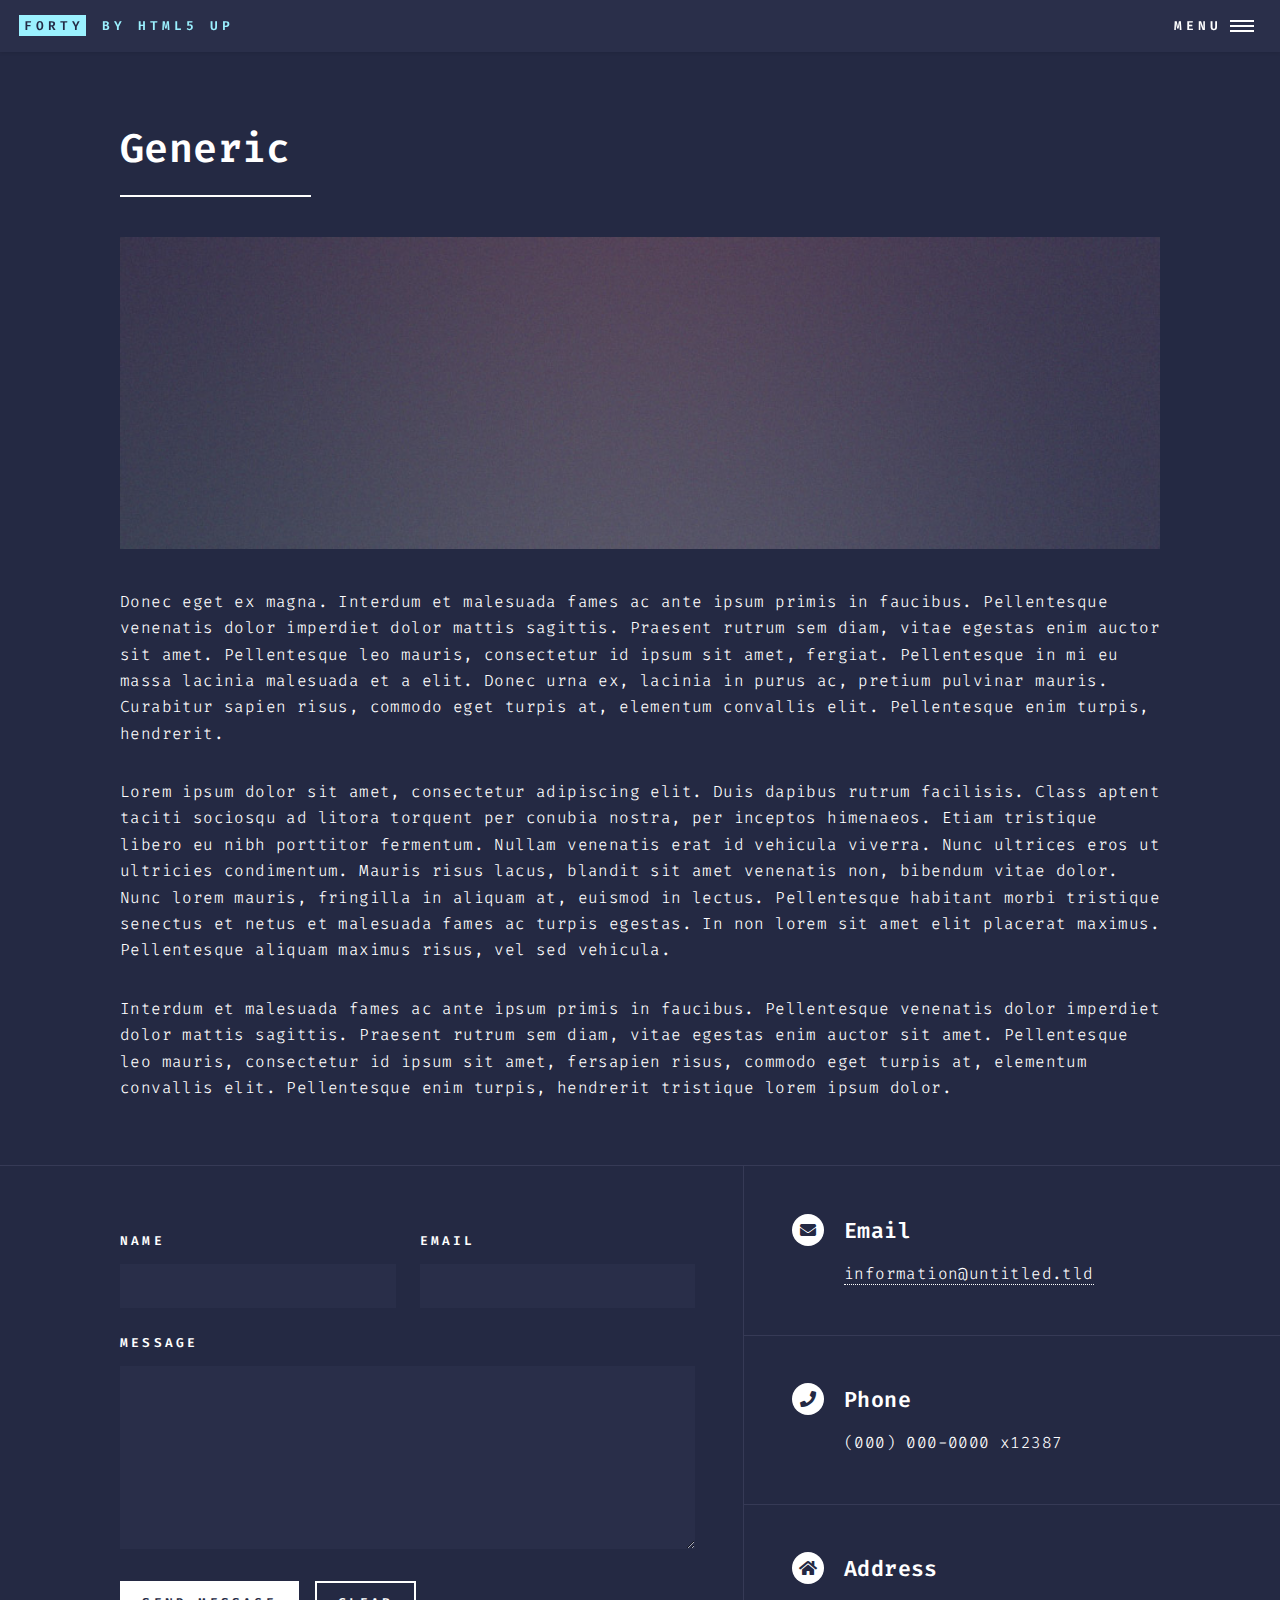
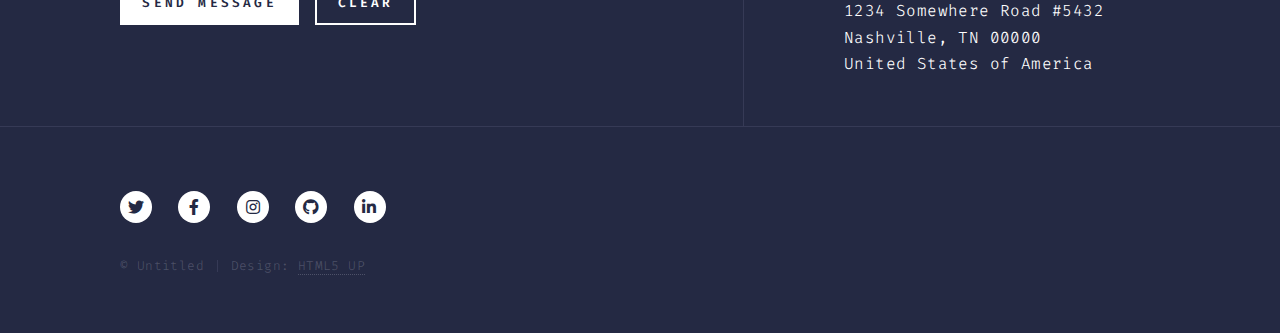
<file: generic.html>
<!DOCTYPE HTML>
<!--
	Forty by HTML5 UP
	html5up.net | @ajlkn
	Free for personal and commercial use under the CCA 3.0 license (html5up.net/license)
-->
<html>
	<head>
		<title>Generic - Forty by HTML5 UP</title>
		<meta charset="utf-8" />
		<meta name="viewport" content="width=device-width, initial-scale=1, user-scalable=no" />
		<link rel="stylesheet" href="assets/css/main.css" />
		<noscript><link rel="stylesheet" href="assets/css/noscript.css" /></noscript>
	</head>
	<body class="is-preload">

		<!-- Wrapper -->
			<div id="wrapper">

				<!-- Header -->
					<header id="header">
						<a href="index.html" class="logo"><strong>Forty</strong> <span>by HTML5 UP</span></a>
						<nav>
							<a href="#menu">Menu</a>
						</nav>
					</header>

				<!-- Menu -->
					<nav id="menu">
						<ul class="links">
							<li><a href="index.html">Home</a></li>
							<li><a href="landing.html">Landing</a></li>
							<li><a href="generic.html">Generic</a></li>
							<li><a href="elements.html">Elements</a></li>
						</ul>
						<ul class="actions stacked">
							<li><a href="#" class="button primary fit">Get Started</a></li>
							<li><a href="#" class="button fit">Log In</a></li>
						</ul>
					</nav>

				<!-- Main -->
					<div id="main" class="alt">

						<!-- One -->
							<section id="one">
								<div class="inner">
									<header class="major">
										<h1>Generic</h1>
									</header>
									<span class="image main"><img src="images/pic11.jpg" alt="" /></span>
									<p>Donec eget ex magna. Interdum et malesuada fames ac ante ipsum primis in faucibus. Pellentesque venenatis dolor imperdiet dolor mattis sagittis. Praesent rutrum sem diam, vitae egestas enim auctor sit amet. Pellentesque leo mauris, consectetur id ipsum sit amet, fergiat. Pellentesque in mi eu massa lacinia malesuada et a elit. Donec urna ex, lacinia in purus ac, pretium pulvinar mauris. Curabitur sapien risus, commodo eget turpis at, elementum convallis elit. Pellentesque enim turpis, hendrerit.</p>
									<p>Lorem ipsum dolor sit amet, consectetur adipiscing elit. Duis dapibus rutrum facilisis. Class aptent taciti sociosqu ad litora torquent per conubia nostra, per inceptos himenaeos. Etiam tristique libero eu nibh porttitor fermentum. Nullam venenatis erat id vehicula viverra. Nunc ultrices eros ut ultricies condimentum. Mauris risus lacus, blandit sit amet venenatis non, bibendum vitae dolor. Nunc lorem mauris, fringilla in aliquam at, euismod in lectus. Pellentesque habitant morbi tristique senectus et netus et malesuada fames ac turpis egestas. In non lorem sit amet elit placerat maximus. Pellentesque aliquam maximus risus, vel sed vehicula.</p>
									<p>Interdum et malesuada fames ac ante ipsum primis in faucibus. Pellentesque venenatis dolor imperdiet dolor mattis sagittis. Praesent rutrum sem diam, vitae egestas enim auctor sit amet. Pellentesque leo mauris, consectetur id ipsum sit amet, fersapien risus, commodo eget turpis at, elementum convallis elit. Pellentesque enim turpis, hendrerit tristique lorem ipsum dolor.</p>
								</div>
							</section>

					</div>

				<!-- Contact -->
					<section id="contact">
						<div class="inner">
							<section>
								<form method="post" action="#">
									<div class="fields">
										<div class="field half">
											<label for="name">Name</label>
											<input type="text" name="name" id="name" />
										</div>
										<div class="field half">
											<label for="email">Email</label>
											<input type="text" name="email" id="email" />
										</div>
										<div class="field">
											<label for="message">Message</label>
											<textarea name="message" id="message" rows="6"></textarea>
										</div>
									</div>
									<ul class="actions">
										<li><input type="submit" value="Send Message" class="primary" /></li>
										<li><input type="reset" value="Clear" /></li>
									</ul>
								</form>
							</section>
							<section class="split">
								<section>
									<div class="contact-method">
										<span class="icon solid alt fa-envelope"></span>
										<h3>Email</h3>
										<a href="#">information@untitled.tld</a>
									</div>
								</section>
								<section>
									<div class="contact-method">
										<span class="icon solid alt fa-phone"></span>
										<h3>Phone</h3>
										<span>(000) 000-0000 x12387</span>
									</div>
								</section>
								<section>
									<div class="contact-method">
										<span class="icon solid alt fa-home"></span>
										<h3>Address</h3>
										<span>1234 Somewhere Road #5432<br />
										Nashville, TN 00000<br />
										United States of America</span>
									</div>
								</section>
							</section>
						</div>
					</section>

				<!-- Footer -->
					<footer id="footer">
						<div class="inner">
							<ul class="icons">
								<li><a href="#" class="icon brands alt fa-twitter"><span class="label">Twitter</span></a></li>
								<li><a href="#" class="icon brands alt fa-facebook-f"><span class="label">Facebook</span></a></li>
								<li><a href="#" class="icon brands alt fa-instagram"><span class="label">Instagram</span></a></li>
								<li><a href="#" class="icon brands alt fa-github"><span class="label">GitHub</span></a></li>
								<li><a href="#" class="icon brands alt fa-linkedin-in"><span class="label">LinkedIn</span></a></li>
							</ul>
							<ul class="copyright">
								<li>&copy; Untitled</li><li>Design: <a href="https://html5up.net">HTML5 UP</a></li>
							</ul>
						</div>
					</footer>

			</div>

		<!-- Scripts -->
			<script src="assets/js/jquery.min.js"></script>
			<script src="assets/js/jquery.scrolly.min.js"></script>
			<script src="assets/js/jquery.scrollex.min.js"></script>
			<script src="assets/js/browser.min.js"></script>
			<script src="assets/js/breakpoints.min.js"></script>
			<script src="assets/js/util.js"></script>
			<script src="assets/js/main.js"></script>

	</body>
</html>
</file>
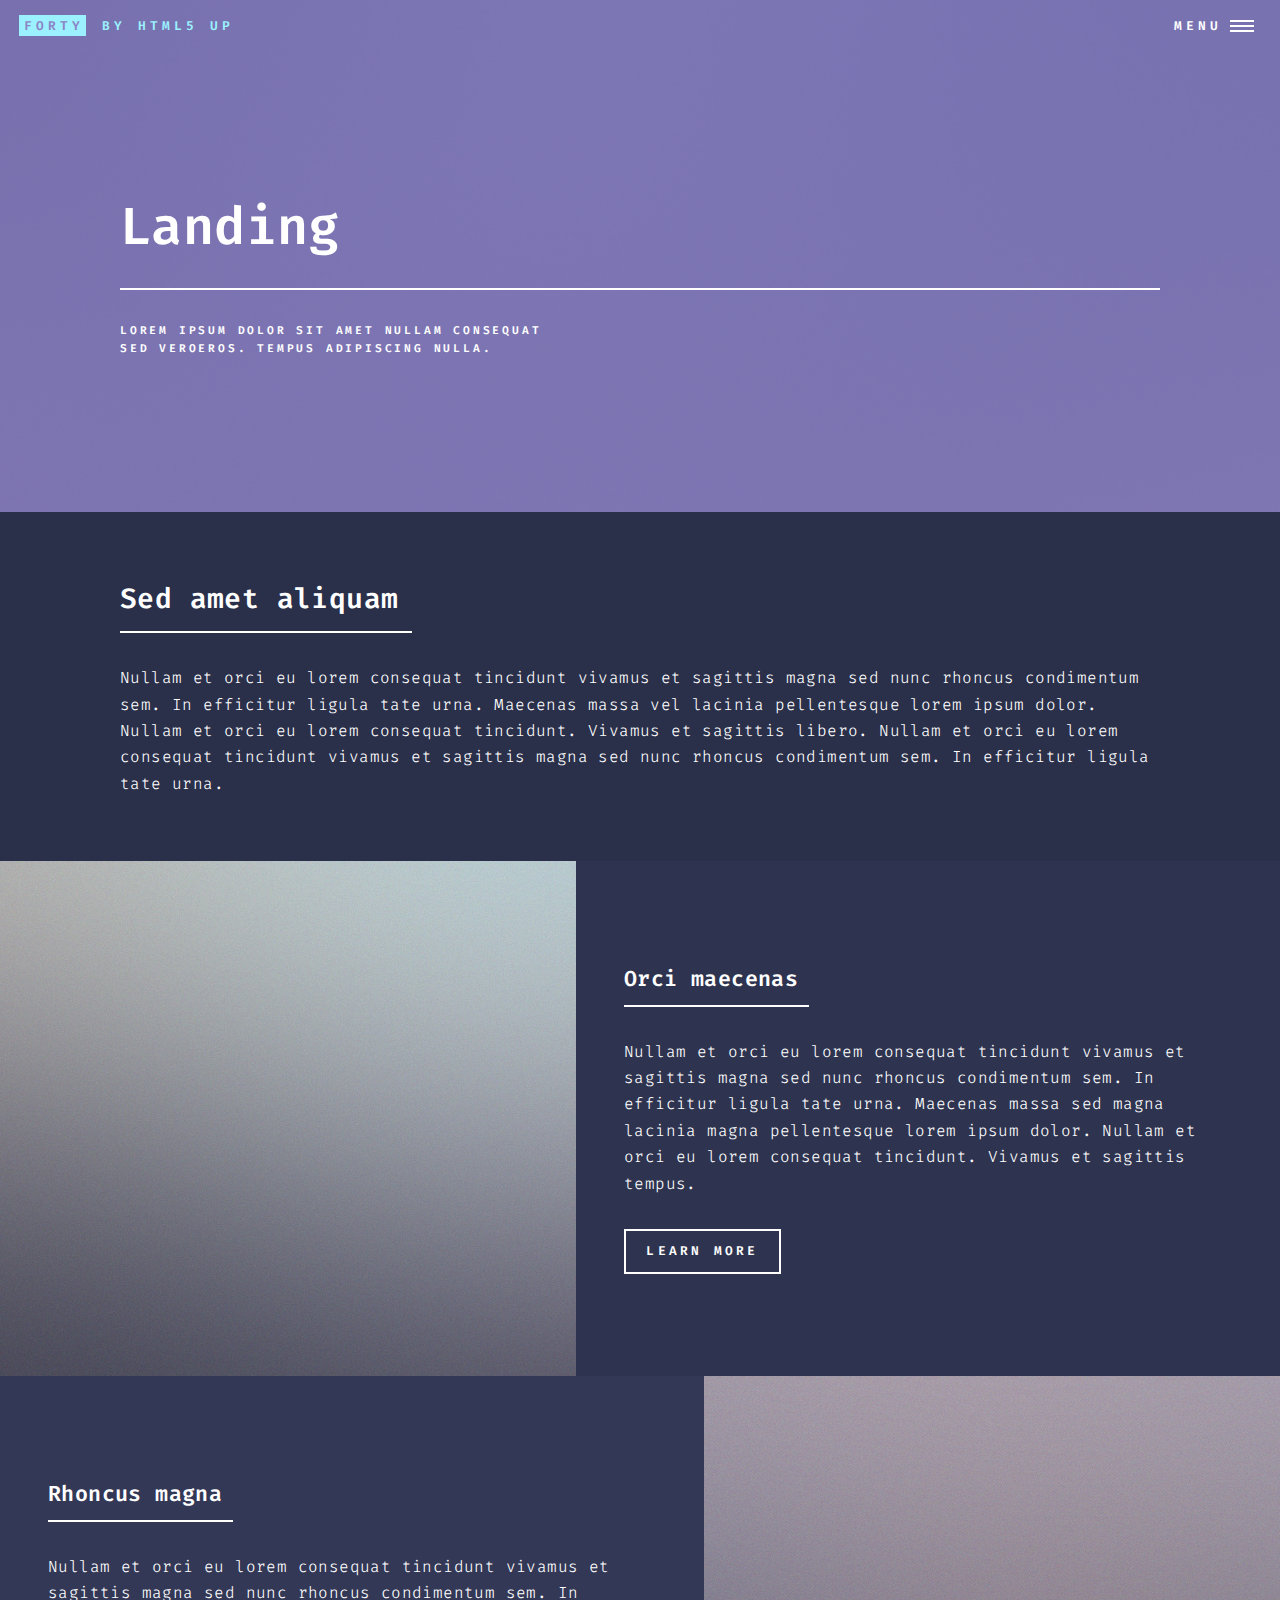
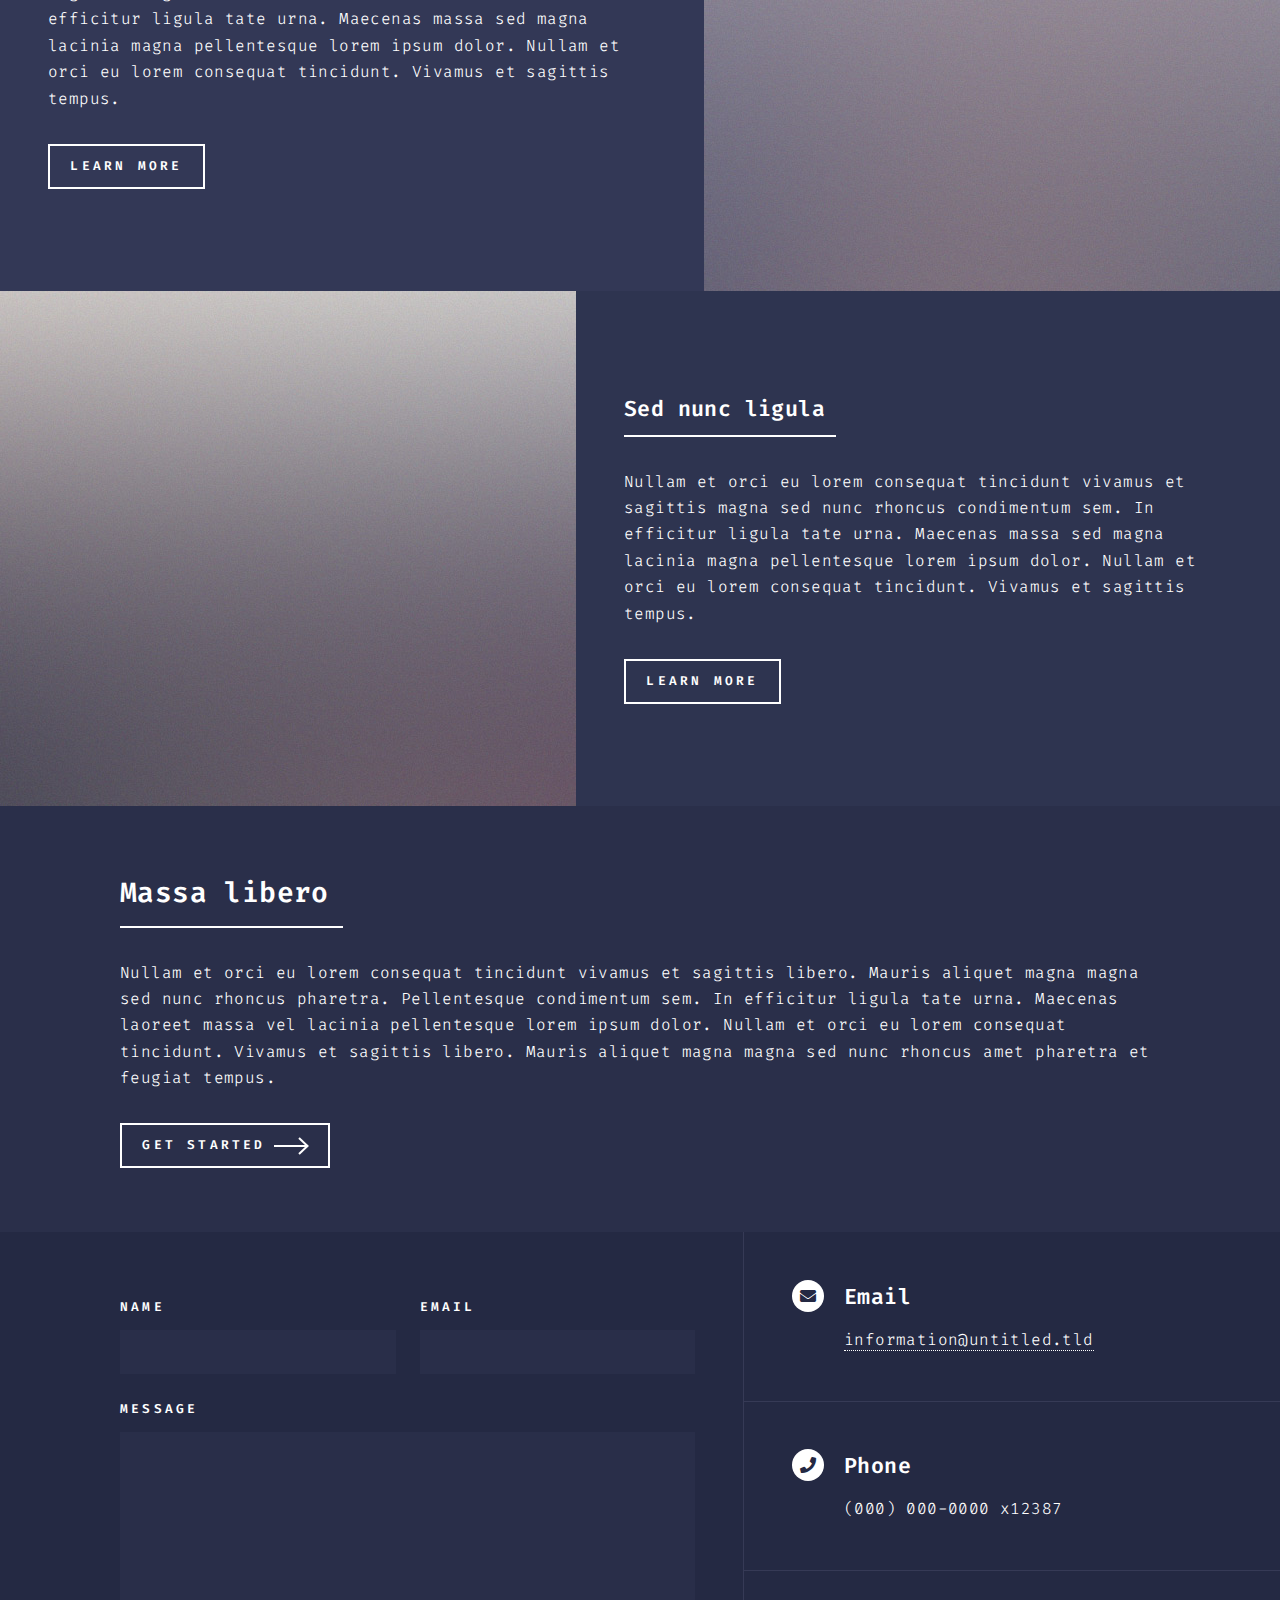
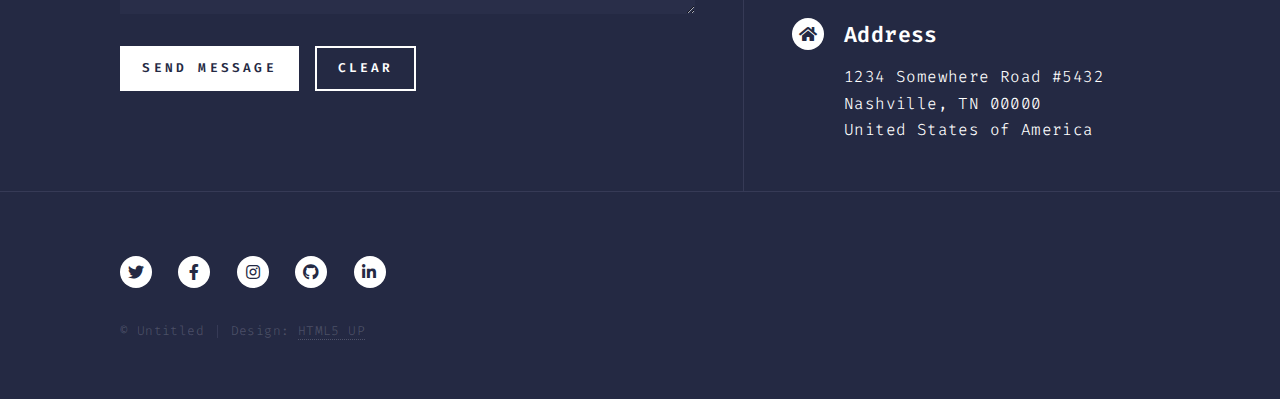
<file: landing.html>
<!DOCTYPE HTML>
<!--
	Forty by HTML5 UP
	html5up.net | @ajlkn
	Free for personal and commercial use under the CCA 3.0 license (html5up.net/license)
-->
<html>
	<head>
		<title>Landing - Forty by HTML5 UP</title>
		<meta charset="utf-8" />
		<meta name="viewport" content="width=device-width, initial-scale=1, user-scalable=no" />
		<link rel="stylesheet" href="assets/css/main.css" />
		<noscript><link rel="stylesheet" href="assets/css/noscript.css" /></noscript>
	</head>
	<body class="is-preload">

		<!-- Wrapper -->
			<div id="wrapper">

				<!-- Header -->
				<!-- Note: The "styleN" class below should match that of the banner element. -->
					<header id="header" class="alt style2">
						<a href="index.html" class="logo"><strong>Forty</strong> <span>by HTML5 UP</span></a>
						<nav>
							<a href="#menu">Menu</a>
						</nav>
					</header>

				<!-- Menu -->
					<nav id="menu">
						<ul class="links">
							<li><a href="index.html">Home</a></li>
							<li><a href="landing.html">Landing</a></li>
							<li><a href="generic.html">Generic</a></li>
							<li><a href="elements.html">Elements</a></li>
						</ul>
						<ul class="actions stacked">
							<li><a href="#" class="button primary fit">Get Started</a></li>
							<li><a href="#" class="button fit">Log In</a></li>
						</ul>
					</nav>

				<!-- Banner -->
				<!-- Note: The "styleN" class below should match that of the header element. -->
					<section id="banner" class="style2">
						<div class="inner">
							<span class="image">
								<img src="images/pic07.jpg" alt="" />
							</span>
							<header class="major">
								<h1>Landing</h1>
							</header>
							<div class="content">
								<p>Lorem ipsum dolor sit amet nullam consequat<br />
								sed veroeros. tempus adipiscing nulla.</p>
							</div>
						</div>
					</section>

				<!-- Main -->
					<div id="main">

						<!-- One -->
							<section id="one">
								<div class="inner">
									<header class="major">
										<h2>Sed amet aliquam</h2>
									</header>
									<p>Nullam et orci eu lorem consequat tincidunt vivamus et sagittis magna sed nunc rhoncus condimentum sem. In efficitur ligula tate urna. Maecenas massa vel lacinia pellentesque lorem ipsum dolor. Nullam et orci eu lorem consequat tincidunt. Vivamus et sagittis libero. Nullam et orci eu lorem consequat tincidunt vivamus et sagittis magna sed nunc rhoncus condimentum sem. In efficitur ligula tate urna.</p>
								</div>
							</section>

						<!-- Two -->
							<section id="two" class="spotlights">
								<section>
									<a href="generic.html" class="image">
										<img src="images/pic08.jpg" alt="" data-position="center center" />
									</a>
									<div class="content">
										<div class="inner">
											<header class="major">
												<h3>Orci maecenas</h3>
											</header>
											<p>Nullam et orci eu lorem consequat tincidunt vivamus et sagittis magna sed nunc rhoncus condimentum sem. In efficitur ligula tate urna. Maecenas massa sed magna lacinia magna pellentesque lorem ipsum dolor. Nullam et orci eu lorem consequat tincidunt. Vivamus et sagittis tempus.</p>
											<ul class="actions">
												<li><a href="generic.html" class="button">Learn more</a></li>
											</ul>
										</div>
									</div>
								</section>
								<section>
									<a href="generic.html" class="image">
										<img src="images/pic09.jpg" alt="" data-position="top center" />
									</a>
									<div class="content">
										<div class="inner">
											<header class="major">
												<h3>Rhoncus magna</h3>
											</header>
											<p>Nullam et orci eu lorem consequat tincidunt vivamus et sagittis magna sed nunc rhoncus condimentum sem. In efficitur ligula tate urna. Maecenas massa sed magna lacinia magna pellentesque lorem ipsum dolor. Nullam et orci eu lorem consequat tincidunt. Vivamus et sagittis tempus.</p>
											<ul class="actions">
												<li><a href="generic.html" class="button">Learn more</a></li>
											</ul>
										</div>
									</div>
								</section>
								<section>
									<a href="generic.html" class="image">
										<img src="images/pic10.jpg" alt="" data-position="25% 25%" />
									</a>
									<div class="content">
										<div class="inner">
											<header class="major">
												<h3>Sed nunc ligula</h3>
											</header>
											<p>Nullam et orci eu lorem consequat tincidunt vivamus et sagittis magna sed nunc rhoncus condimentum sem. In efficitur ligula tate urna. Maecenas massa sed magna lacinia magna pellentesque lorem ipsum dolor. Nullam et orci eu lorem consequat tincidunt. Vivamus et sagittis tempus.</p>
											<ul class="actions">
												<li><a href="generic.html" class="button">Learn more</a></li>
											</ul>
										</div>
									</div>
								</section>
							</section>

						<!-- Three -->
							<section id="three">
								<div class="inner">
									<header class="major">
										<h2>Massa libero</h2>
									</header>
									<p>Nullam et orci eu lorem consequat tincidunt vivamus et sagittis libero. Mauris aliquet magna magna sed nunc rhoncus pharetra. Pellentesque condimentum sem. In efficitur ligula tate urna. Maecenas laoreet massa vel lacinia pellentesque lorem ipsum dolor. Nullam et orci eu lorem consequat tincidunt. Vivamus et sagittis libero. Mauris aliquet magna magna sed nunc rhoncus amet pharetra et feugiat tempus.</p>
									<ul class="actions">
										<li><a href="generic.html" class="button next">Get Started</a></li>
									</ul>
								</div>
							</section>

					</div>

				<!-- Contact -->
					<section id="contact">
						<div class="inner">
							<section>
								<form method="post" action="#">
									<div class="fields">
										<div class="field half">
											<label for="name">Name</label>
											<input type="text" name="name" id="name" />
										</div>
										<div class="field half">
											<label for="email">Email</label>
											<input type="text" name="email" id="email" />
										</div>
										<div class="field">
											<label for="message">Message</label>
											<textarea name="message" id="message" rows="6"></textarea>
										</div>
									</div>
									<ul class="actions">
										<li><input type="submit" value="Send Message" class="primary" /></li>
										<li><input type="reset" value="Clear" /></li>
									</ul>
								</form>
							</section>
							<section class="split">
								<section>
									<div class="contact-method">
										<span class="icon solid alt fa-envelope"></span>
										<h3>Email</h3>
										<a href="#">information@untitled.tld</a>
									</div>
								</section>
								<section>
									<div class="contact-method">
										<span class="icon solid alt fa-phone"></span>
										<h3>Phone</h3>
										<span>(000) 000-0000 x12387</span>
									</div>
								</section>
								<section>
									<div class="contact-method">
										<span class="icon solid alt fa-home"></span>
										<h3>Address</h3>
										<span>1234 Somewhere Road #5432<br />
										Nashville, TN 00000<br />
										United States of America</span>
									</div>
								</section>
							</section>
						</div>
					</section>

				<!-- Footer -->
					<footer id="footer">
						<div class="inner">
							<ul class="icons">
								<li><a href="#" class="icon brands alt fa-twitter"><span class="label">Twitter</span></a></li>
								<li><a href="#" class="icon brands alt fa-facebook-f"><span class="label">Facebook</span></a></li>
								<li><a href="#" class="icon brands alt fa-instagram"><span class="label">Instagram</span></a></li>
								<li><a href="#" class="icon brands alt fa-github"><span class="label">GitHub</span></a></li>
								<li><a href="#" class="icon brands alt fa-linkedin-in"><span class="label">LinkedIn</span></a></li>
							</ul>
							<ul class="copyright">
								<li>&copy; Untitled</li><li>Design: <a href="https://html5up.net">HTML5 UP</a></li>
							</ul>
						</div>
					</footer>

			</div>

		<!-- Scripts -->
			<script src="assets/js/jquery.min.js"></script>
			<script src="assets/js/jquery.scrolly.min.js"></script>
			<script src="assets/js/jquery.scrollex.min.js"></script>
			<script src="assets/js/browser.min.js"></script>
			<script src="assets/js/breakpoints.min.js"></script>
			<script src="assets/js/util.js"></script>
			<script src="assets/js/main.js"></script>

	</body>
</html>
</file>
<file: assets/css/noscript.css>
/*
	Forty by HTML5 UP
	html5up.net | @ajlkn
	Free for personal and commercial use under the CCA 3.0 license (html5up.net/license)
*/

/* Banner */

	body.is-preload #banner:after {
		opacity: 0.85;
	}

	body.is-preload #banner > .inner {
		-moz-filter: none;
		-webkit-filter: none;
		-ms-filter: none;
		filter: none;
		-moz-transform: none;
		-webkit-transform: none;
		-ms-transform: none;
		transform: none;
		opacity: 1;
	}
</file>
<file: assets/css/main.css>
@import url(fontawesome-all.min.css);
@import url('https://fonts.googleapis.com/css2?family=Fira+Code:wght@300;600&display=swap');

html,
body,
div,
span,
applet,
object,
iframe,
h1,
h2,
h3,
h4,
h5,
h6,
p,
blockquote,
pre,
a,
abbr,
acronym,
address,
big,
cite,
code,
del,
dfn,
em,
img,
ins,
kbd,
q,
s,
samp,
small,
strike,
strong,
sub,
sup,
tt,
var,
b,
u,
i,
center,
dl,
dt,
dd,
ol,
ul,
li,
fieldset,
form,
label,
legend,
table,
caption,
tbody,
tfoot,
thead,
tr,
th,
td,
article,
aside,
canvas,
details,
embed,
figure,
figcaption,
footer,
header,
hgroup,
menu,
nav,
output,
ruby,
section,
summary,
time,
mark,
audio,
video {
	margin: 0;
	padding: 0;
	border: 0;
	font-size: 100%;
	font: inherit;
	vertical-align: baseline;
}

article,
aside,
details,
figcaption,
figure,
footer,
header,
hgroup,
menu,
nav,
section {
	display: block;
}

body {
	line-height: 1;
}

ol,
ul {
	list-style: none;
}

blockquote,
q {
	quotes: none;
}

blockquote:before,
blockquote:after,
q:before,
q:after {
	content: '';
	content: none;
}

table {
	border-collapse: collapse;
	border-spacing: 0;
}

body {
	-webkit-text-size-adjust: none;
}

mark {
	background-color: transparent;
	color: inherit;
}

input::-moz-focus-inner {
	border: 0;
	padding: 0;
}

input,
select,
textarea {
	-moz-appearance: none;
	-webkit-appearance: none;
	-ms-appearance: none;
	appearance: none;
}

/* Basic */

@-ms-viewport {
	width: device-width;
}

body {
	-ms-overflow-style: scrollbar;
}

@media screen and (max-width: 480px) {

	html,
	body {
		min-width: 320px;
	}

}

html {
	box-sizing: border-box;
}

*,
*:before,
*:after {
	box-sizing: inherit;
}

body {
	background: #242943;
}

body.is-preload *,
body.is-preload *:before,
body.is-preload *:after {
	-moz-animation: none !important;
	-webkit-animation: none !important;
	-ms-animation: none !important;
	animation: none !important;
	-moz-transition: none !important;
	-webkit-transition: none !important;
	-ms-transition: none !important;
	transition: none !important;
}

/* Type */

body,
input,
select,
textarea {
	color: #ffffff;
	font-family: 'Fira Code', monospace;
	font-size: 17pt;
	font-weight: 300;
	letter-spacing: 0.025em;
	line-height: 1.65;
}

@media screen and (max-width: 1680px) {

	body,
	input,
	select,
	textarea {
		font-size: 14pt;
	}

}

@media screen and (max-width: 1280px) {

	body,
	input,
	select,
	textarea {
		font-size: 12pt;
	}

}

@media screen and (max-width: 360px) {

	body,
	input,
	select,
	textarea {
		font-size: 11pt;
	}

}

a {
	-moz-transition: color 0.2s ease-in-out, border-bottom-color 0.2s ease-in-out;
	-webkit-transition: color 0.2s ease-in-out, border-bottom-color 0.2s ease-in-out;
	-ms-transition: color 0.2s ease-in-out, border-bottom-color 0.2s ease-in-out;
	transition: color 0.2s ease-in-out, border-bottom-color 0.2s ease-in-out;
	border-bottom: dotted 1px;
	color: inherit;
	text-decoration: none;
}

a:hover {
	border-bottom-color: transparent;
	color: #9bf1ff !important;
}

a:active {
	color: #53e3fb !important;
}

strong,
b {
	color: #ffffff;
	font-weight: 600;
}

em,
i {
	font-style: italic;
}

p {
	margin: 0 0 2em 0;
}

h1,
h2,
h3,
h4,
h5,
h6 {
	color: #ffffff;
	font-weight: 600;
	line-height: 1.65;
	margin: 0 0 1em 0;
}

h1 a,
h2 a,
h3 a,
h4 a,
h5 a,
h6 a {
	color: inherit;
	border-bottom: 0;
}

h1 {
	font-size: 2.5em;
}

h2 {
	font-size: 1.75em;
}

h3 {
	font-size: 1.35em;
}

h4 {
	font-size: 1.1em;
}

h5 {
	font-size: 0.9em;
}

h6 {
	font-size: 0.7em;
}

@media screen and (max-width: 736px) {

	h1 {
		font-size: 2em;
	}

	h2 {
		font-size: 1.5em;
	}

	h3 {
		font-size: 1.25em;
	}

}

sub {
	font-size: 0.8em;
	position: relative;
	top: 0.5em;
}

sup {
	font-size: 0.8em;
	position: relative;
	top: -0.5em;
}

blockquote {
	border-left: solid 4px rgba(212, 212, 255, 0.1);
	font-style: italic;
	margin: 0 0 2em 0;
	padding: 0.5em 0 0.5em 2em;
}

code {
	background: rgba(212, 212, 255, 0.035);
	font-family: "Courier New", monospace;
	font-size: 0.9em;
	margin: 0 0.25em;
	padding: 0.25em 0.65em;
}

pre {
	-webkit-overflow-scrolling: touch;
	font-family: "Courier New", monospace;
	font-size: 0.9em;
	margin: 0 0 2em 0;
}

pre code {
	display: block;
	line-height: 1.75;
	padding: 1em 1.5em;
	overflow-x: auto;
}

hr {
	border: 0;
	border-bottom: solid 1px rgba(212, 212, 255, 0.1);
	margin: 2em 0;
}

hr.major {
	margin: 3em 0;
}

.align-left {
	text-align: left;
}

.align-center {
	text-align: center;
}

.align-right {
	text-align: right;
}

/* Row */

.row {
	display: flex;
	flex-wrap: wrap;
	box-sizing: border-box;
	align-items: stretch;
}

.row>* {
	box-sizing: border-box;
}

.row.gtr-uniform>*> :last-child {
	margin-bottom: 0;
}

.row.aln-left {
	justify-content: flex-start;
}

.row.aln-center {
	justify-content: center;
}

.row.aln-right {
	justify-content: flex-end;
}

.row.aln-top {
	align-items: flex-start;
}

.row.aln-middle {
	align-items: center;
}

.row.aln-bottom {
	align-items: flex-end;
}

.row>.imp {
	order: -1;
}

.row>.col-1 {
	width: 8.33333%;
}

.row>.off-1 {
	margin-left: 8.33333%;
}

.row>.col-2 {
	width: 16.66667%;
}

.row>.off-2 {
	margin-left: 16.66667%;
}

.row>.col-3 {
	width: 25%;
}

.row>.off-3 {
	margin-left: 25%;
}

.row>.col-4 {
	width: 33.33333%;
}

.row>.off-4 {
	margin-left: 33.33333%;
}

.row>.col-5 {
	width: 41.66667%;
}

.row>.off-5 {
	margin-left: 41.66667%;
}

.row>.col-6 {
	width: 50%;
}

.row>.off-6 {
	margin-left: 50%;
}

.row>.col-7 {
	width: 58.33333%;
}

.row>.off-7 {
	margin-left: 58.33333%;
}

.row>.col-8 {
	width: 66.66667%;
}

.row>.off-8 {
	margin-left: 66.66667%;
}

.row>.col-9 {
	width: 75%;
}

.row>.off-9 {
	margin-left: 75%;
}

.row>.col-10 {
	width: 83.33333%;
}

.row>.off-10 {
	margin-left: 83.33333%;
}

.row>.col-11 {
	width: 91.66667%;
}

.row>.off-11 {
	margin-left: 91.66667%;
}

.row>.col-12 {
	width: 100%;
}

.row>.off-12 {
	margin-left: 100%;
}

.row.gtr-0 {
	margin-top: 0;
	margin-left: 0em;
}

.row.gtr-0>* {
	padding: 0 0 0 0em;
}

.row.gtr-0.gtr-uniform {
	margin-top: 0em;
}

.row.gtr-0.gtr-uniform>* {
	padding-top: 0em;
}

.row.gtr-25 {
	margin-top: 0;
	margin-left: -0.5em;
}

.row.gtr-25>* {
	padding: 0 0 0 0.5em;
}

.row.gtr-25.gtr-uniform {
	margin-top: -0.5em;
}

.row.gtr-25.gtr-uniform>* {
	padding-top: 0.5em;
}

.row.gtr-50 {
	margin-top: 0;
	margin-left: -1em;
}

.row.gtr-50>* {
	padding: 0 0 0 1em;
}

.row.gtr-50.gtr-uniform {
	margin-top: -1em;
}

.row.gtr-50.gtr-uniform>* {
	padding-top: 1em;
}

.row {
	margin-top: 0;
	margin-left: -2em;
}

.row>* {
	padding: 0 0 0 2em;
}

.row.gtr-uniform {
	margin-top: -2em;
}

.row.gtr-uniform>* {
	padding-top: 2em;
}

.row.gtr-150 {
	margin-top: 0;
	margin-left: -3em;
}

.row.gtr-150>* {
	padding: 0 0 0 3em;
}

.row.gtr-150.gtr-uniform {
	margin-top: -3em;
}

.row.gtr-150.gtr-uniform>* {
	padding-top: 3em;
}

.row.gtr-200 {
	margin-top: 0;
	margin-left: -4em;
}

.row.gtr-200>* {
	padding: 0 0 0 4em;
}

.row.gtr-200.gtr-uniform {
	margin-top: -4em;
}

.row.gtr-200.gtr-uniform>* {
	padding-top: 4em;
}

@media screen and (max-width: 1680px) {

	.row {
		display: flex;
		flex-wrap: wrap;
		box-sizing: border-box;
		align-items: stretch;
	}

	.row>* {
		box-sizing: border-box;
	}

	.row.gtr-uniform>*> :last-child {
		margin-bottom: 0;
	}

	.row.aln-left {
		justify-content: flex-start;
	}

	.row.aln-center {
		justify-content: center;
	}

	.row.aln-right {
		justify-content: flex-end;
	}

	.row.aln-top {
		align-items: flex-start;
	}

	.row.aln-middle {
		align-items: center;
	}

	.row.aln-bottom {
		align-items: flex-end;
	}

	.row>.imp-xlarge {
		order: -1;
	}

	.row>.col-1-xlarge {
		width: 8.33333%;
	}

	.row>.off-1-xlarge {
		margin-left: 8.33333%;
	}

	.row>.col-2-xlarge {
		width: 16.66667%;
	}

	.row>.off-2-xlarge {
		margin-left: 16.66667%;
	}

	.row>.col-3-xlarge {
		width: 25%;
	}

	.row>.off-3-xlarge {
		margin-left: 25%;
	}

	.row>.col-4-xlarge {
		width: 33.33333%;
	}

	.row>.off-4-xlarge {
		margin-left: 33.33333%;
	}

	.row>.col-5-xlarge {
		width: 41.66667%;
	}

	.row>.off-5-xlarge {
		margin-left: 41.66667%;
	}

	.row>.col-6-xlarge {
		width: 50%;
	}

	.row>.off-6-xlarge {
		margin-left: 50%;
	}

	.row>.col-7-xlarge {
		width: 58.33333%;
	}

	.row>.off-7-xlarge {
		margin-left: 58.33333%;
	}

	.row>.col-8-xlarge {
		width: 66.66667%;
	}

	.row>.off-8-xlarge {
		margin-left: 66.66667%;
	}

	.row>.col-9-xlarge {
		width: 75%;
	}

	.row>.off-9-xlarge {
		margin-left: 75%;
	}

	.row>.col-10-xlarge {
		width: 83.33333%;
	}

	.row>.off-10-xlarge {
		margin-left: 83.33333%;
	}

	.row>.col-11-xlarge {
		width: 91.66667%;
	}

	.row>.off-11-xlarge {
		margin-left: 91.66667%;
	}

	.row>.col-12-xlarge {
		width: 100%;
	}

	.row>.off-12-xlarge {
		margin-left: 100%;
	}

	.row.gtr-0 {
		margin-top: 0;
		margin-left: 0em;
	}

	.row.gtr-0>* {
		padding: 0 0 0 0em;
	}

	.row.gtr-0.gtr-uniform {
		margin-top: 0em;
	}

	.row.gtr-0.gtr-uniform>* {
		padding-top: 0em;
	}

	.row.gtr-25 {
		margin-top: 0;
		margin-left: -0.5em;
	}

	.row.gtr-25>* {
		padding: 0 0 0 0.5em;
	}

	.row.gtr-25.gtr-uniform {
		margin-top: -0.5em;
	}

	.row.gtr-25.gtr-uniform>* {
		padding-top: 0.5em;
	}

	.row.gtr-50 {
		margin-top: 0;
		margin-left: -1em;
	}

	.row.gtr-50>* {
		padding: 0 0 0 1em;
	}

	.row.gtr-50.gtr-uniform {
		margin-top: -1em;
	}

	.row.gtr-50.gtr-uniform>* {
		padding-top: 1em;
	}

	.row {
		margin-top: 0;
		margin-left: -2em;
	}

	.row>* {
		padding: 0 0 0 2em;
	}

	.row.gtr-uniform {
		margin-top: -2em;
	}

	.row.gtr-uniform>* {
		padding-top: 2em;
	}

	.row.gtr-150 {
		margin-top: 0;
		margin-left: -3em;
	}

	.row.gtr-150>* {
		padding: 0 0 0 3em;
	}

	.row.gtr-150.gtr-uniform {
		margin-top: -3em;
	}

	.row.gtr-150.gtr-uniform>* {
		padding-top: 3em;
	}

	.row.gtr-200 {
		margin-top: 0;
		margin-left: -4em;
	}

	.row.gtr-200>* {
		padding: 0 0 0 4em;
	}

	.row.gtr-200.gtr-uniform {
		margin-top: -4em;
	}

	.row.gtr-200.gtr-uniform>* {
		padding-top: 4em;
	}

}

@media screen and (max-width: 1280px) {

	.row {
		display: flex;
		flex-wrap: wrap;
		box-sizing: border-box;
		align-items: stretch;
	}

	.row>* {
		box-sizing: border-box;
	}

	.row.gtr-uniform>*> :last-child {
		margin-bottom: 0;
	}

	.row.aln-left {
		justify-content: flex-start;
	}

	.row.aln-center {
		justify-content: center;
	}

	.row.aln-right {
		justify-content: flex-end;
	}

	.row.aln-top {
		align-items: flex-start;
	}

	.row.aln-middle {
		align-items: center;
	}

	.row.aln-bottom {
		align-items: flex-end;
	}

	.row>.imp-large {
		order: -1;
	}

	.row>.col-1-large {
		width: 8.33333%;
	}

	.row>.off-1-large {
		margin-left: 8.33333%;
	}

	.row>.col-2-large {
		width: 16.66667%;
	}

	.row>.off-2-large {
		margin-left: 16.66667%;
	}

	.row>.col-3-large {
		width: 25%;
	}

	.row>.off-3-large {
		margin-left: 25%;
	}

	.row>.col-4-large {
		width: 33.33333%;
	}

	.row>.off-4-large {
		margin-left: 33.33333%;
	}

	.row>.col-5-large {
		width: 41.66667%;
	}

	.row>.off-5-large {
		margin-left: 41.66667%;
	}

	.row>.col-6-large {
		width: 50%;
	}

	.row>.off-6-large {
		margin-left: 50%;
	}

	.row>.col-7-large {
		width: 58.33333%;
	}

	.row>.off-7-large {
		margin-left: 58.33333%;
	}

	.row>.col-8-large {
		width: 66.66667%;
	}

	.row>.off-8-large {
		margin-left: 66.66667%;
	}

	.row>.col-9-large {
		width: 75%;
	}

	.row>.off-9-large {
		margin-left: 75%;
	}

	.row>.col-10-large {
		width: 83.33333%;
	}

	.row>.off-10-large {
		margin-left: 83.33333%;
	}

	.row>.col-11-large {
		width: 91.66667%;
	}

	.row>.off-11-large {
		margin-left: 91.66667%;
	}

	.row>.col-12-large {
		width: 100%;
	}

	.row>.off-12-large {
		margin-left: 100%;
	}

	.row.gtr-0 {
		margin-top: 0;
		margin-left: 0em;
	}

	.row.gtr-0>* {
		padding: 0 0 0 0em;
	}

	.row.gtr-0.gtr-uniform {
		margin-top: 0em;
	}

	.row.gtr-0.gtr-uniform>* {
		padding-top: 0em;
	}

	.row.gtr-25 {
		margin-top: 0;
		margin-left: -0.375em;
	}

	.row.gtr-25>* {
		padding: 0 0 0 0.375em;
	}

	.row.gtr-25.gtr-uniform {
		margin-top: -0.375em;
	}

	.row.gtr-25.gtr-uniform>* {
		padding-top: 0.375em;
	}

	.row.gtr-50 {
		margin-top: 0;
		margin-left: -0.75em;
	}

	.row.gtr-50>* {
		padding: 0 0 0 0.75em;
	}

	.row.gtr-50.gtr-uniform {
		margin-top: -0.75em;
	}

	.row.gtr-50.gtr-uniform>* {
		padding-top: 0.75em;
	}

	.row {
		margin-top: 0;
		margin-left: -1.5em;
	}

	.row>* {
		padding: 0 0 0 1.5em;
	}

	.row.gtr-uniform {
		margin-top: -1.5em;
	}

	.row.gtr-uniform>* {
		padding-top: 1.5em;
	}

	.row.gtr-150 {
		margin-top: 0;
		margin-left: -2.25em;
	}

	.row.gtr-150>* {
		padding: 0 0 0 2.25em;
	}

	.row.gtr-150.gtr-uniform {
		margin-top: -2.25em;
	}

	.row.gtr-150.gtr-uniform>* {
		padding-top: 2.25em;
	}

	.row.gtr-200 {
		margin-top: 0;
		margin-left: -3em;
	}

	.row.gtr-200>* {
		padding: 0 0 0 3em;
	}

	.row.gtr-200.gtr-uniform {
		margin-top: -3em;
	}

	.row.gtr-200.gtr-uniform>* {
		padding-top: 3em;
	}

}

@media screen and (max-width: 980px) {

	.row {
		display: flex;
		flex-wrap: wrap;
		box-sizing: border-box;
		align-items: stretch;
	}

	.row>* {
		box-sizing: border-box;
	}

	.row.gtr-uniform>*> :last-child {
		margin-bottom: 0;
	}

	.row.aln-left {
		justify-content: flex-start;
	}

	.row.aln-center {
		justify-content: center;
	}

	.row.aln-right {
		justify-content: flex-end;
	}

	.row.aln-top {
		align-items: flex-start;
	}

	.row.aln-middle {
		align-items: center;
	}

	.row.aln-bottom {
		align-items: flex-end;
	}

	.row>.imp-medium {
		order: -1;
	}

	.row>.col-1-medium {
		width: 8.33333%;
	}

	.row>.off-1-medium {
		margin-left: 8.33333%;
	}

	.row>.col-2-medium {
		width: 16.66667%;
	}

	.row>.off-2-medium {
		margin-left: 16.66667%;
	}

	.row>.col-3-medium {
		width: 25%;
	}

	.row>.off-3-medium {
		margin-left: 25%;
	}

	.row>.col-4-medium {
		width: 33.33333%;
	}

	.row>.off-4-medium {
		margin-left: 33.33333%;
	}

	.row>.col-5-medium {
		width: 41.66667%;
	}

	.row>.off-5-medium {
		margin-left: 41.66667%;
	}

	.row>.col-6-medium {
		width: 50%;
	}

	.row>.off-6-medium {
		margin-left: 50%;
	}

	.row>.col-7-medium {
		width: 58.33333%;
	}

	.row>.off-7-medium {
		margin-left: 58.33333%;
	}

	.row>.col-8-medium {
		width: 66.66667%;
	}

	.row>.off-8-medium {
		margin-left: 66.66667%;
	}

	.row>.col-9-medium {
		width: 75%;
	}

	.row>.off-9-medium {
		margin-left: 75%;
	}

	.row>.col-10-medium {
		width: 83.33333%;
	}

	.row>.off-10-medium {
		margin-left: 83.33333%;
	}

	.row>.col-11-medium {
		width: 91.66667%;
	}

	.row>.off-11-medium {
		margin-left: 91.66667%;
	}

	.row>.col-12-medium {
		width: 100%;
	}

	.row>.off-12-medium {
		margin-left: 100%;
	}

	.row.gtr-0 {
		margin-top: 0;
		margin-left: 0em;
	}

	.row.gtr-0>* {
		padding: 0 0 0 0em;
	}

	.row.gtr-0.gtr-uniform {
		margin-top: 0em;
	}

	.row.gtr-0.gtr-uniform>* {
		padding-top: 0em;
	}

	.row.gtr-25 {
		margin-top: 0;
		margin-left: -0.375em;
	}

	.row.gtr-25>* {
		padding: 0 0 0 0.375em;
	}

	.row.gtr-25.gtr-uniform {
		margin-top: -0.375em;
	}

	.row.gtr-25.gtr-uniform>* {
		padding-top: 0.375em;
	}

	.row.gtr-50 {
		margin-top: 0;
		margin-left: -0.75em;
	}

	.row.gtr-50>* {
		padding: 0 0 0 0.75em;
	}

	.row.gtr-50.gtr-uniform {
		margin-top: -0.75em;
	}

	.row.gtr-50.gtr-uniform>* {
		padding-top: 0.75em;
	}

	.row {
		margin-top: 0;
		margin-left: -1.5em;
	}

	.row>* {
		padding: 0 0 0 1.5em;
	}

	.row.gtr-uniform {
		margin-top: -1.5em;
	}

	.row.gtr-uniform>* {
		padding-top: 1.5em;
	}

	.row.gtr-150 {
		margin-top: 0;
		margin-left: -2.25em;
	}

	.row.gtr-150>* {
		padding: 0 0 0 2.25em;
	}

	.row.gtr-150.gtr-uniform {
		margin-top: -2.25em;
	}

	.row.gtr-150.gtr-uniform>* {
		padding-top: 2.25em;
	}

	.row.gtr-200 {
		margin-top: 0;
		margin-left: -3em;
	}

	.row.gtr-200>* {
		padding: 0 0 0 3em;
	}

	.row.gtr-200.gtr-uniform {
		margin-top: -3em;
	}

	.row.gtr-200.gtr-uniform>* {
		padding-top: 3em;
	}

}

@media screen and (max-width: 736px) {

	.row {
		display: flex;
		flex-wrap: wrap;
		box-sizing: border-box;
		align-items: stretch;
	}

	.row>* {
		box-sizing: border-box;
	}

	.row.gtr-uniform>*> :last-child {
		margin-bottom: 0;
	}

	.row.aln-left {
		justify-content: flex-start;
	}

	.row.aln-center {
		justify-content: center;
	}

	.row.aln-right {
		justify-content: flex-end;
	}

	.row.aln-top {
		align-items: flex-start;
	}

	.row.aln-middle {
		align-items: center;
	}

	.row.aln-bottom {
		align-items: flex-end;
	}

	.row>.imp-small {
		order: -1;
	}

	.row>.col-1-small {
		width: 8.33333%;
	}

	.row>.off-1-small {
		margin-left: 8.33333%;
	}

	.row>.col-2-small {
		width: 16.66667%;
	}

	.row>.off-2-small {
		margin-left: 16.66667%;
	}

	.row>.col-3-small {
		width: 25%;
	}

	.row>.off-3-small {
		margin-left: 25%;
	}

	.row>.col-4-small {
		width: 33.33333%;
	}

	.row>.off-4-small {
		margin-left: 33.33333%;
	}

	.row>.col-5-small {
		width: 41.66667%;
	}

	.row>.off-5-small {
		margin-left: 41.66667%;
	}

	.row>.col-6-small {
		width: 50%;
	}

	.row>.off-6-small {
		margin-left: 50%;
	}

	.row>.col-7-small {
		width: 58.33333%;
	}

	.row>.off-7-small {
		margin-left: 58.33333%;
	}

	.row>.col-8-small {
		width: 66.66667%;
	}

	.row>.off-8-small {
		margin-left: 66.66667%;
	}

	.row>.col-9-small {
		width: 75%;
	}

	.row>.off-9-small {
		margin-left: 75%;
	}

	.row>.col-10-small {
		width: 83.33333%;
	}

	.row>.off-10-small {
		margin-left: 83.33333%;
	}

	.row>.col-11-small {
		width: 91.66667%;
	}

	.row>.off-11-small {
		margin-left: 91.66667%;
	}

	.row>.col-12-small {
		width: 100%;
	}

	.row>.off-12-small {
		margin-left: 100%;
	}

	.row.gtr-0 {
		margin-top: 0;
		margin-left: 0em;
	}

	.row.gtr-0>* {
		padding: 0 0 0 0em;
	}

	.row.gtr-0.gtr-uniform {
		margin-top: 0em;
	}

	.row.gtr-0.gtr-uniform>* {
		padding-top: 0em;
	}

	.row.gtr-25 {
		margin-top: 0;
		margin-left: -0.3125em;
	}

	.row.gtr-25>* {
		padding: 0 0 0 0.3125em;
	}

	.row.gtr-25.gtr-uniform {
		margin-top: -0.3125em;
	}

	.row.gtr-25.gtr-uniform>* {
		padding-top: 0.3125em;
	}

	.row.gtr-50 {
		margin-top: 0;
		margin-left: -0.625em;
	}

	.row.gtr-50>* {
		padding: 0 0 0 0.625em;
	}

	.row.gtr-50.gtr-uniform {
		margin-top: -0.625em;
	}

	.row.gtr-50.gtr-uniform>* {
		padding-top: 0.625em;
	}

	.row {
		margin-top: 0;
		margin-left: -1.25em;
	}

	.row>* {
		padding: 0 0 0 1.25em;
	}

	.row.gtr-uniform {
		margin-top: -1.25em;
	}

	.row.gtr-uniform>* {
		padding-top: 1.25em;
	}

	.row.gtr-150 {
		margin-top: 0;
		margin-left: -1.875em;
	}

	.row.gtr-150>* {
		padding: 0 0 0 1.875em;
	}

	.row.gtr-150.gtr-uniform {
		margin-top: -1.875em;
	}

	.row.gtr-150.gtr-uniform>* {
		padding-top: 1.875em;
	}

	.row.gtr-200 {
		margin-top: 0;
		margin-left: -2.5em;
	}

	.row.gtr-200>* {
		padding: 0 0 0 2.5em;
	}

	.row.gtr-200.gtr-uniform {
		margin-top: -2.5em;
	}

	.row.gtr-200.gtr-uniform>* {
		padding-top: 2.5em;
	}

}

@media screen and (max-width: 480px) {

	.row {
		display: flex;
		flex-wrap: wrap;
		box-sizing: border-box;
		align-items: stretch;
	}

	.row>* {
		box-sizing: border-box;
	}

	.row.gtr-uniform>*> :last-child {
		margin-bottom: 0;
	}

	.row.aln-left {
		justify-content: flex-start;
	}

	.row.aln-center {
		justify-content: center;
	}

	.row.aln-right {
		justify-content: flex-end;
	}

	.row.aln-top {
		align-items: flex-start;
	}

	.row.aln-middle {
		align-items: center;
	}

	.row.aln-bottom {
		align-items: flex-end;
	}

	.row>.imp-xsmall {
		order: -1;
	}

	.row>.col-1-xsmall {
		width: 8.33333%;
	}

	.row>.off-1-xsmall {
		margin-left: 8.33333%;
	}

	.row>.col-2-xsmall {
		width: 16.66667%;
	}

	.row>.off-2-xsmall {
		margin-left: 16.66667%;
	}

	.row>.col-3-xsmall {
		width: 25%;
	}

	.row>.off-3-xsmall {
		margin-left: 25%;
	}

	.row>.col-4-xsmall {
		width: 33.33333%;
	}

	.row>.off-4-xsmall {
		margin-left: 33.33333%;
	}

	.row>.col-5-xsmall {
		width: 41.66667%;
	}

	.row>.off-5-xsmall {
		margin-left: 41.66667%;
	}

	.row>.col-6-xsmall {
		width: 50%;
	}

	.row>.off-6-xsmall {
		margin-left: 50%;
	}

	.row>.col-7-xsmall {
		width: 58.33333%;
	}

	.row>.off-7-xsmall {
		margin-left: 58.33333%;
	}

	.row>.col-8-xsmall {
		width: 66.66667%;
	}

	.row>.off-8-xsmall {
		margin-left: 66.66667%;
	}

	.row>.col-9-xsmall {
		width: 75%;
	}

	.row>.off-9-xsmall {
		margin-left: 75%;
	}

	.row>.col-10-xsmall {
		width: 83.33333%;
	}

	.row>.off-10-xsmall {
		margin-left: 83.33333%;
	}

	.row>.col-11-xsmall {
		width: 91.66667%;
	}

	.row>.off-11-xsmall {
		margin-left: 91.66667%;
	}

	.row>.col-12-xsmall {
		width: 100%;
	}

	.row>.off-12-xsmall {
		margin-left: 100%;
	}

	.row.gtr-0 {
		margin-top: 0;
		margin-left: 0em;
	}

	.row.gtr-0>* {
		padding: 0 0 0 0em;
	}

	.row.gtr-0.gtr-uniform {
		margin-top: 0em;
	}

	.row.gtr-0.gtr-uniform>* {
		padding-top: 0em;
	}

	.row.gtr-25 {
		margin-top: 0;
		margin-left: -0.3125em;
	}

	.row.gtr-25>* {
		padding: 0 0 0 0.3125em;
	}

	.row.gtr-25.gtr-uniform {
		margin-top: -0.3125em;
	}

	.row.gtr-25.gtr-uniform>* {
		padding-top: 0.3125em;
	}

	.row.gtr-50 {
		margin-top: 0;
		margin-left: -0.625em;
	}

	.row.gtr-50>* {
		padding: 0 0 0 0.625em;
	}

	.row.gtr-50.gtr-uniform {
		margin-top: -0.625em;
	}

	.row.gtr-50.gtr-uniform>* {
		padding-top: 0.625em;
	}

	.row {
		margin-top: 0;
		margin-left: -1.25em;
	}

	.row>* {
		padding: 0 0 0 1.25em;
	}

	.row.gtr-uniform {
		margin-top: -1.25em;
	}

	.row.gtr-uniform>* {
		padding-top: 1.25em;
	}

	.row.gtr-150 {
		margin-top: 0;
		margin-left: -1.875em;
	}

	.row.gtr-150>* {
		padding: 0 0 0 1.875em;
	}

	.row.gtr-150.gtr-uniform {
		margin-top: -1.875em;
	}

	.row.gtr-150.gtr-uniform>* {
		padding-top: 1.875em;
	}

	.row.gtr-200 {
		margin-top: 0;
		margin-left: -2.5em;
	}

	.row.gtr-200>* {
		padding: 0 0 0 2.5em;
	}

	.row.gtr-200.gtr-uniform {
		margin-top: -2.5em;
	}

	.row.gtr-200.gtr-uniform>* {
		padding-top: 2.5em;
	}

}

/* Section/Article */

section.special,
article.special {
	text-align: center;
}

header.major {
	width: -moz-max-content;
	width: -webkit-max-content;
	width: -ms-max-content;
	width: max-content;
	margin-bottom: 2em;
}

header.major> :first-child {
	margin-bottom: 0;
	width: calc(100% + 0.5em);
}

header.major> :first-child:after {
	content: '';
	background-color: #ffffff;
	display: block;
	height: 2px;
	margin: 0.325em 0 0.5em 0;
	width: 100%;
}

header.major>p {
	font-size: 0.7em;
	font-weight: 600;
	letter-spacing: 0.25em;
	margin-bottom: 0;
	text-transform: uppercase;
}

body.is-ie header.major> :first-child:after {
	max-width: 9em;
}

body.is-ie header.major>h1:after {
	max-width: 100% !important;
}

@media screen and (max-width: 736px) {

	header.major>p br {
		display: none;
	}

}

/* Form */

form {
	margin: 0 0 2em 0;
}

form> :last-child {
	margin-bottom: 0;
}

form>.fields {
	display: -moz-flex;
	display: -webkit-flex;
	display: -ms-flex;
	display: flex;
	-moz-flex-wrap: wrap;
	-webkit-flex-wrap: wrap;
	-ms-flex-wrap: wrap;
	flex-wrap: wrap;
	width: calc(100% + 3em);
	margin: -1.5em 0 2em -1.5em;
}

form>.fields>.field {
	-moz-flex-grow: 0;
	-webkit-flex-grow: 0;
	-ms-flex-grow: 0;
	flex-grow: 0;
	-moz-flex-shrink: 0;
	-webkit-flex-shrink: 0;
	-ms-flex-shrink: 0;
	flex-shrink: 0;
	padding: 1.5em 0 0 1.5em;
	width: calc(100% - 1.5em);
}

form>.fields>.field.half {
	width: calc(50% - 0.75em);
}

form>.fields>.field.third {
	width: calc(100%/3 - 0.5em);
}

form>.fields>.field.quarter {
	width: calc(25% - 0.375em);
}

@media screen and (max-width: 480px) {

	form>.fields {
		width: calc(100% + 3em);
		margin: -1.5em 0 2em -1.5em;
	}

	form>.fields>.field {
		padding: 1.5em 0 0 1.5em;
		width: calc(100% - 1.5em);
	}

	form>.fields>.field.half {
		width: calc(100% - 1.5em);
	}

	form>.fields>.field.third {
		width: calc(100% - 1.5em);
	}

	form>.fields>.field.quarter {
		width: calc(100% - 1.5em);
	}

}

label {
	color: #ffffff;
	display: block;
	font-size: 0.8em;
	font-weight: 600;
	letter-spacing: 0.25em;
	margin: 0 0 1em 0;
	text-transform: uppercase;
}

input[type="text"],
input[type="password"],
input[type="email"],
input[type="tel"],
input[type="search"],
input[type="url"],
select,
textarea {
	-moz-appearance: none;
	-webkit-appearance: none;
	-ms-appearance: none;
	appearance: none;
	background: rgba(212, 212, 255, 0.035);
	border: none;
	border-radius: 0;
	color: inherit;
	display: block;
	outline: 0;
	padding: 0 1em;
	text-decoration: none;
	width: 100%;
}

input[type="text"]:invalid,
input[type="password"]:invalid,
input[type="email"]:invalid,
input[type="tel"]:invalid,
input[type="search"]:invalid,
input[type="url"]:invalid,
select:invalid,
textarea:invalid {
	box-shadow: none;
}

input[type="text"]:focus,
input[type="password"]:focus,
input[type="email"]:focus,
input[type="tel"]:focus,
input[type="search"]:focus,
input[type="url"]:focus,
select:focus,
textarea:focus {
	border-color: #9bf1ff;
	box-shadow: 0 0 0 2px #9bf1ff;
}

select {
	background-image: url("data:image/svg+xml;charset=utf8,%3Csvg xmlns='http://www.w3.org/2000/svg' width='40' height='40' preserveAspectRatio='none' viewBox='0 0 40 40'%3E%3Cpath d='M9.4,12.3l10.4,10.4l10.4-10.4c0.2-0.2,0.5-0.4,0.9-0.4c0.3,0,0.6,0.1,0.9,0.4l3.3,3.3c0.2,0.2,0.4,0.5,0.4,0.9 c0,0.4-0.1,0.6-0.4,0.9L20.7,31.9c-0.2,0.2-0.5,0.4-0.9,0.4c-0.3,0-0.6-0.1-0.9-0.4L4.3,17.3c-0.2-0.2-0.4-0.5-0.4-0.9 c0-0.4,0.1-0.6,0.4-0.9l3.3-3.3c0.2-0.2,0.5-0.4,0.9-0.4S9.1,12.1,9.4,12.3z' fill='rgba(212, 212, 255, 0.1)' /%3E%3C/svg%3E");
	background-size: 1.25rem;
	background-repeat: no-repeat;
	background-position: calc(100% - 1rem) center;
	height: 2.75em;
	padding-right: 2.75em;
	text-overflow: ellipsis;
}

select option {
	color: #ffffff;
	background: #242943;
}

select:focus::-ms-value {
	background-color: transparent;
}

select::-ms-expand {
	display: none;
}

input[type="text"],
input[type="password"],
input[type="email"],
input[type="tel"],
input[type="search"],
input[type="url"],
select {
	height: 2.75em;
}

textarea {
	padding: 0.75em 1em;
}

input[type="checkbox"],
input[type="radio"] {
	-moz-appearance: none;
	-webkit-appearance: none;
	-ms-appearance: none;
	appearance: none;
	display: block;
	float: left;
	margin-right: -2em;
	opacity: 0;
	width: 1em;
	z-index: -1;
}

input[type="checkbox"]+label,
input[type="radio"]+label {
	text-decoration: none;
	color: #ffffff;
	cursor: pointer;
	display: inline-block;
	font-weight: 300;
	padding-left: 2.65em;
	padding-right: 0.75em;
	position: relative;
}

input[type="checkbox"]+label:before,
input[type="radio"]+label:before {
	-moz-osx-font-smoothing: grayscale;
	-webkit-font-smoothing: antialiased;
	display: inline-block;
	font-style: normal;
	font-variant: normal;
	text-rendering: auto;
	line-height: 1;
	text-transform: none !important;
	font-family: 'Font Awesome 5 Free';
	font-weight: 900;
}

input[type="checkbox"]+label:before,
input[type="radio"]+label:before {
	background: rgba(212, 212, 255, 0.035);
	content: '';
	display: inline-block;
	font-size: 0.8em;
	height: 2.0625em;
	left: 0;
	letter-spacing: 0;
	line-height: 2.0625em;
	position: absolute;
	text-align: center;
	top: 0;
	width: 2.0625em;
}

input[type="checkbox"]:checked+label:before,
input[type="radio"]:checked+label:before {
	background: #ffffff;
	border-color: #9bf1ff;
	content: '\f00c';
	color: #242943;
}

input[type="checkbox"]:focus+label:before,
input[type="radio"]:focus+label:before {
	box-shadow: 0 0 0 2px #9bf1ff;
}

input[type="radio"]+label:before {
	border-radius: 100%;
}

::-webkit-input-placeholder {
	color: rgba(244, 244, 255, 0.2) !important;
	opacity: 1.0;
}

:-moz-placeholder {
	color: rgba(244, 244, 255, 0.2) !important;
	opacity: 1.0;
}

::-moz-placeholder {
	color: rgba(244, 244, 255, 0.2) !important;
	opacity: 1.0;
}

:-ms-input-placeholder {
	color: rgba(244, 244, 255, 0.2) !important;
	opacity: 1.0;
}

/* Box */

.box {
	border: solid 1px rgba(212, 212, 255, 0.1);
	margin-bottom: 2em;
	padding: 1.5em;
}

.box> :last-child,
.box> :last-child> :last-child,
.box> :last-child> :last-child> :last-child {
	margin-bottom: 0;
}

.box.alt {
	border: 0;
	border-radius: 0;
	padding: 0;
}

/* Icon */

.icon {
	text-decoration: none;
	border-bottom: none;
	position: relative;
}

.icon:before {
	-moz-osx-font-smoothing: grayscale;
	-webkit-font-smoothing: antialiased;
	display: inline-block;
	font-style: normal;
	font-variant: normal;
	text-rendering: auto;
	line-height: 1;
	text-transform: none !important;
	font-family: 'Font Awesome 5 Free';
	font-weight: 400;
}

.icon>.label {
	display: none;
}

.icon:before {
	line-height: inherit;
}

.icon.solid:before {
	font-weight: 900;
}

.icon.brands:before {
	font-family: 'Font Awesome 5 Brands';
}

.icon.alt:before {
	background-color: #ffffff;
	border-radius: 100%;
	color: #242943;
	display: inline-block;
	height: 2em;
	line-height: 2em;
	text-align: center;
	width: 2em;
}

a.icon.alt:before {
	-moz-transition: background-color 0.2s ease-in-out;
	-webkit-transition: background-color 0.2s ease-in-out;
	-ms-transition: background-color 0.2s ease-in-out;
	transition: background-color 0.2s ease-in-out;
}

a.icon.alt:hover:before {
	background-color: #6fc3df;
}

a.icon.alt:active:before {
	background-color: #37a6cb;
}

/* Image */

.image {
	border: 0;
	display: inline-block;
	position: relative;
}

.image img {
	display: block;
}

.image.left,
.image.right {
	max-width: 30%;
}

.image.left img,
.image.right img {
	width: 100%;
}

.image.left {
	float: left;
	margin: 0 1.5em 1.25em 0;
	top: 0.25em;
}

.image.right {
	float: right;
	margin: 0 0 1.25em 1.5em;
	top: 0.25em;
}

.image.fit {
	display: block;
	margin: 0 0 2em 0;
	width: 100%;
}

.image.fit img {
	width: 100%;
}

.image.main {
	display: block;
	margin: 2.5em 0;
	width: 100%;
}

.image.main img {
	width: 100%;
}

@media screen and (max-width: 736px) {

	.image.main {
		margin: 1.5em 0;
	}

}

/* List */

ol {
	list-style: decimal;
	margin: 0 0 2em 0;
	padding-left: 1.25em;
}

ol li {
	padding-left: 0.25em;
}

ul {
	list-style: disc;
	margin: 0 0 2em 0;
	padding-left: 1em;
}

ul li {
	padding-left: 0.5em;
}

ul.alt {
	list-style: none;
	padding-left: 0;
}

ul.alt li {
	border-top: solid 1px rgba(212, 212, 255, 0.1);
	padding: 0.5em 0;
}

ul.alt li:first-child {
	border-top: 0;
	padding-top: 0;
}

dl {
	margin: 0 0 2em 0;
}

dl dt {
	display: block;
	font-weight: 600;
	margin: 0 0 1em 0;
}

dl dd {
	margin-left: 2em;
}

/* Actions */

ul.actions {
	display: -moz-flex;
	display: -webkit-flex;
	display: -ms-flex;
	display: flex;
	cursor: default;
	list-style: none;
	margin-left: -1em;
	padding-left: 0;
}

ul.actions li {
	padding: 0 0 0 1em;
	vertical-align: middle;
}

ul.actions.special {
	-moz-justify-content: center;
	-webkit-justify-content: center;
	-ms-justify-content: center;
	justify-content: center;
	width: 100%;
	margin-left: 0;
}

ul.actions.special li:first-child {
	padding-left: 0;
}

ul.actions.stacked {
	-moz-flex-direction: column;
	-webkit-flex-direction: column;
	-ms-flex-direction: column;
	flex-direction: column;
	margin-left: 0;
}

ul.actions.stacked li {
	padding: 1.3em 0 0 0;
}

ul.actions.stacked li:first-child {
	padding-top: 0;
}

ul.actions.fit {
	width: calc(100% + 1em);
}

ul.actions.fit li {
	-moz-flex-grow: 1;
	-webkit-flex-grow: 1;
	-ms-flex-grow: 1;
	flex-grow: 1;
	-moz-flex-shrink: 1;
	-webkit-flex-shrink: 1;
	-ms-flex-shrink: 1;
	flex-shrink: 1;
	width: 100%;
}

ul.actions.fit li>* {
	width: 100%;
}

ul.actions.fit.stacked {
	width: 100%;
}

/* Icons */

ul.icons {
	cursor: default;
	list-style: none;
	padding-left: 0;
}

ul.icons li {
	display: inline-block;
	padding: 0 1em 0 0;
}

ul.icons li:last-child {
	padding-right: 0;
}

@media screen and (max-width: 736px) {

	ul.icons li {
		padding: 0 0.75em 0 0;
	}

}

/* Pagination */

ul.pagination {
	cursor: default;
	list-style: none;
	padding-left: 0;
}

ul.pagination li {
	display: inline-block;
	padding-left: 0;
	vertical-align: middle;
}

ul.pagination li>.page {
	-moz-transition: background-color 0.2s ease-in-out, color 0.2s ease-in-out;
	-webkit-transition: background-color 0.2s ease-in-out, color 0.2s ease-in-out;
	-ms-transition: background-color 0.2s ease-in-out, color 0.2s ease-in-out;
	transition: background-color 0.2s ease-in-out, color 0.2s ease-in-out;
	border-bottom: 0;
	display: inline-block;
	font-size: 0.8em;
	font-weight: 600;
	height: 1.5em;
	line-height: 1.5em;
	margin: 0 0.125em;
	min-width: 1.5em;
	padding: 0 0.5em;
	text-align: center;
}

ul.pagination li>.page.active {
	background-color: #ffffff;
	color: #242943;
}

ul.pagination li>.page.active:hover {
	background-color: #9bf1ff;
	color: #242943 !important;
}

ul.pagination li>.page.active:active {
	background-color: #53e3fb;
}

ul.pagination li:first-child {
	padding-right: 0.75em;
}

ul.pagination li:last-child {
	padding-left: 0.75em;
}

@media screen and (max-width: 480px) {

	ul.pagination li:nth-child(n+2):nth-last-child(n+2) {
		display: none;
	}

	ul.pagination li:first-child {
		padding-right: 0;
	}

}

/* Table */

.table-wrapper {
	-webkit-overflow-scrolling: touch;
	overflow-x: auto;
}

table {
	margin: 0 0 2em 0;
	width: 100%;
}

table tbody tr {
	border: solid 1px rgba(212, 212, 255, 0.1);
	border-left: 0;
	border-right: 0;
}

table tbody tr:nth-child(2n + 1) {
	background-color: rgba(212, 212, 255, 0.035);
}

table td {
	padding: 0.75em 0.75em;
}

table th {
	color: #ffffff;
	font-size: 0.9em;
	font-weight: 600;
	padding: 0 0.75em 0.75em 0.75em;
	text-align: left;
}

table thead {
	border-bottom: solid 2px rgba(212, 212, 255, 0.1);
}

table tfoot {
	border-top: solid 2px rgba(212, 212, 255, 0.1);
}

table.alt {
	border-collapse: separate;
}

table.alt tbody tr td {
	border: solid 1px rgba(212, 212, 255, 0.1);
	border-left-width: 0;
	border-top-width: 0;
}

table.alt tbody tr td:first-child {
	border-left-width: 1px;
}

table.alt tbody tr:first-child td {
	border-top-width: 1px;
}

table.alt thead {
	border-bottom: 0;
}

table.alt tfoot {
	border-top: 0;
}

/* Button */

input[type="submit"],
input[type="reset"],
input[type="button"],
button,
.button {
	-moz-appearance: none;
	-webkit-appearance: none;
	-ms-appearance: none;
	appearance: none;
	-moz-transition: background-color 0.2s ease-in-out, box-shadow 0.2s ease-in-out, color 0.2s ease-in-out;
	-webkit-transition: background-color 0.2s ease-in-out, box-shadow 0.2s ease-in-out, color 0.2s ease-in-out;
	-ms-transition: background-color 0.2s ease-in-out, box-shadow 0.2s ease-in-out, color 0.2s ease-in-out;
	transition: background-color 0.2s ease-in-out, box-shadow 0.2s ease-in-out, color 0.2s ease-in-out;
	background-color: transparent;
	border: 0;
	border-radius: 0;
	box-shadow: inset 0 0 0 2px #ffffff;
	color: #ffffff;
	cursor: pointer;
	display: inline-block;
	font-size: 0.8em;
	font-weight: 600;
	height: 3.5em;
	letter-spacing: 0.25em;
	line-height: 3.5em;
	padding: 0 1.75em;
	text-align: center;
	text-decoration: none;
	text-transform: uppercase;
	white-space: nowrap;
}

input[type="submit"]:hover,
input[type="submit"]:active,
input[type="reset"]:hover,
input[type="reset"]:active,
input[type="button"]:hover,
input[type="button"]:active,
button:hover,
button:active,
.button:hover,
.button:active {
	box-shadow: inset 0 0 0 2px #9bf1ff;
	color: #9bf1ff;
}

input[type="submit"]:active,
input[type="reset"]:active,
input[type="button"]:active,
button:active,
.button:active {
	background-color: rgba(155, 241, 255, 0.1);
	box-shadow: inset 0 0 0 2px #53e3fb;
	color: #53e3fb;
}

input[type="submit"].icon:before,
input[type="reset"].icon:before,
input[type="button"].icon:before,
button.icon:before,
.button.icon:before {
	margin-right: 0.5em;
}

input[type="submit"].fit,
input[type="reset"].fit,
input[type="button"].fit,
button.fit,
.button.fit {
	width: 100%;
}

input[type="submit"].small,
input[type="reset"].small,
input[type="button"].small,
button.small,
.button.small {
	font-size: 0.6em;
}

input[type="submit"].large,
input[type="reset"].large,
input[type="button"].large,
button.large,
.button.large {
	font-size: 1.25em;
	height: 3em;
	line-height: 3em;
}

input[type="submit"].next,
input[type="reset"].next,
input[type="button"].next,
button.next,
.button.next {
	padding-right: 4.5em;
	position: relative;
}

input[type="submit"].next:before,
input[type="submit"].next:after,
input[type="reset"].next:before,
input[type="reset"].next:after,
input[type="button"].next:before,
input[type="button"].next:after,
button.next:before,
button.next:after,
.button.next:before,
.button.next:after {
	-moz-transition: opacity 0.2s ease-in-out;
	-webkit-transition: opacity 0.2s ease-in-out;
	-ms-transition: opacity 0.2s ease-in-out;
	transition: opacity 0.2s ease-in-out;
	background-position: center right;
	background-repeat: no-repeat;
	background-size: 36px 24px;
	content: '';
	display: block;
	height: 100%;
	position: absolute;
	right: 1.5em;
	top: 0;
	vertical-align: middle;
	width: 36px;
}

input[type="submit"].next:before,
input[type="reset"].next:before,
input[type="button"].next:before,
button.next:before,
.button.next:before {
	background-image: url("data:image/svg+xml;charset=utf8,%3Csvg xmlns='http://www.w3.org/2000/svg' xmlns:xlink='http://www.w3.org/1999/xlink' width='36px' height='24px' viewBox='0 0 36 24' zoomAndPan='disable'%3E%3Cstyle%3Eline %7B stroke: %23ffffff%3B stroke-width: 2px%3B %7D%3C/style%3E%3Cline x1='0' y1='12' x2='34' y2='12' /%3E%3Cline x1='25' y1='4' x2='34' y2='12.5' /%3E%3Cline x1='25' y1='20' x2='34' y2='11.5' /%3E%3C/svg%3E");
}

input[type="submit"].next:after,
input[type="reset"].next:after,
input[type="button"].next:after,
button.next:after,
.button.next:after {
	background-image: url("data:image/svg+xml;charset=utf8,%3Csvg xmlns='http://www.w3.org/2000/svg' xmlns:xlink='http://www.w3.org/1999/xlink' width='36px' height='24px' viewBox='0 0 36 24' zoomAndPan='disable'%3E%3Cstyle%3Eline %7B stroke: %239bf1ff%3B stroke-width: 2px%3B %7D%3C/style%3E%3Cline x1='0' y1='12' x2='34' y2='12' /%3E%3Cline x1='25' y1='4' x2='34' y2='12.5' /%3E%3Cline x1='25' y1='20' x2='34' y2='11.5' /%3E%3C/svg%3E");
	opacity: 0;
	z-index: 1;
}

input[type="submit"].next:hover:after,
input[type="submit"].next:active:after,
input[type="reset"].next:hover:after,
input[type="reset"].next:active:after,
input[type="button"].next:hover:after,
input[type="button"].next:active:after,
button.next:hover:after,
button.next:active:after,
.button.next:hover:after,
.button.next:active:after {
	opacity: 1;
}

@media screen and (max-width: 1280px) {

	input[type="submit"].next,
	input[type="reset"].next,
	input[type="button"].next,
	button.next,
	.button.next {
		padding-right: 5em;
	}

}

input[type="submit"].primary,
input[type="reset"].primary,
input[type="button"].primary,
button.primary,
.button.primary {
	background-color: #ffffff;
	box-shadow: none;
	color: #242943;
}

input[type="submit"].primary:hover,
input[type="submit"].primary:active,
input[type="reset"].primary:hover,
input[type="reset"].primary:active,
input[type="button"].primary:hover,
input[type="button"].primary:active,
button.primary:hover,
button.primary:active,
.button.primary:hover,
.button.primary:active {
	background-color: #9bf1ff;
	color: #242943 !important;
}

input[type="submit"].primary:active,
input[type="reset"].primary:active,
input[type="button"].primary:active,
button.primary:active,
.button.primary:active {
	background-color: #53e3fb;
}

input[type="submit"].disabled,
input[type="submit"]:disabled,
input[type="reset"].disabled,
input[type="reset"]:disabled,
input[type="button"].disabled,
input[type="button"]:disabled,
button.disabled,
button:disabled,
.button.disabled,
.button:disabled {
	pointer-events: none;
	cursor: default;
	opacity: 0.25;
}

/* Tiles */

.tiles {
	display: -moz-flex;
	display: -webkit-flex;
	display: -ms-flex;
	display: flex;
	-moz-flex-wrap: wrap;
	-webkit-flex-wrap: wrap;
	-ms-flex-wrap: wrap;
	flex-wrap: wrap;
	border-top: 0 !important;
}

.tiles+* {
	border-top: 0 !important;
}

.tiles article {
	-moz-align-items: center;
	-webkit-align-items: center;
	-ms-align-items: center;
	align-items: center;
	display: -moz-flex;
	display: -webkit-flex;
	display: -ms-flex;
	display: flex;
	-moz-transition: -moz-transform 0.25s ease, opacity 0.25s ease, -moz-filter 1s ease, -webkit-filter 1s ease;
	-webkit-transition: -webkit-transform 0.25s ease, opacity 0.25s ease, -webkit-filter 1s ease, -webkit-filter 1s ease;
	-ms-transition: -ms-transform 0.25s ease, opacity 0.25s ease, -ms-filter 1s ease, -webkit-filter 1s ease;
	transition: transform 0.25s ease, opacity 0.25s ease, filter 1s ease, -webkit-filter 1s ease;
	padding: 4em 4em 2em 4em;
	background-position: center;
	background-repeat: no-repeat;
	background-size: cover;
	cursor: default;
	height: 40vh;
	max-height: 40em;
	min-height: 23em;
	overflow: hidden;
	position: relative;
	width: 40%;
}

.tiles article .image {
	display: none;
}

.tiles article header {
	position: relative;
	z-index: 3;
}

.tiles article h3 {
	font-size: 1.75em;
}

.tiles article h3 a:hover {
	color: inherit !important;
}

.tiles article .link.primary {
	border: 0;
	height: 100%;
	left: 0;
	position: absolute;
	top: 0;
	width: 100%;
	z-index: 4;
}

.tiles article:before {
	-moz-transition: opacity 0.5s ease;
	-webkit-transition: opacity 0.5s ease;
	-ms-transition: opacity 0.5s ease;
	transition: opacity 0.5s ease;
	bottom: 0;
	content: '';
	display: block;
	height: 100%;
	left: 0;
	opacity: 0.85;
	position: absolute;
	width: 100%;
	z-index: 2;
}

.tiles article:after {
	background-color: rgba(36, 41, 67, 0.25);
	content: '';
	display: block;
	height: 100%;
	left: 0;
	position: absolute;
	top: 0;
	width: 100%;
	z-index: 1;
}

.tiles article:hover:before {
	opacity: 0;
}

.tiles article.is-transitioning {
	-moz-transform: scale(0.95);
	-webkit-transform: scale(0.95);
	-ms-transform: scale(0.95);
	transform: scale(0.95);
	-moz-filter: blur(0.5em);
	-webkit-filter: blur(0.5em);
	-ms-filter: blur(0.5em);
	filter: blur(0.5em);
	opacity: 0;
}

.tiles article:nth-child(4n - 1),
.tiles article:nth-child(4n - 2) {
	width: 60%;
}

.tiles article:nth-child(6n - 5):before {
	background-color: #6fc3df;
}

.tiles article:nth-child(6n - 4):before {
	background-color: #8d82c4;
}

.tiles article:nth-child(6n - 3):before {
	background-color: #ec8d81;
}

.tiles article:nth-child(6n - 2):before {
	background-color: #e7b788;
}

.tiles article:nth-child(6n - 1):before {
	background-color: #8ea9e8;
}

.tiles article:nth-child(6n):before {
	background-color: #87c5a4;
}

@media screen and (max-width: 1280px) {

	.tiles article {
		padding: 4em 3em 2em 3em;
		height: 30vh;
		max-height: 30em;
		min-height: 20em;
	}

}

@media screen and (max-width: 980px) {

	.tiles article {
		width: 50% !important;
	}

}

@media screen and (max-width: 736px) {

	.tiles article {
		padding: 3em 1.5em 1em 1.5em;
		height: 16em;
		max-height: none;
		min-height: 0;
	}

	.tiles article h3 {
		font-size: 1.5em;
	}

}

@media screen and (max-width: 480px) {

	.tiles {
		display: block;
	}

	.tiles article {
		height: 20em;
		width: 100% !important;
	}

}

/* Contact Method */

.contact-method {
	margin: 0 0 2em 0;
	padding-left: 3.25em;
	position: relative;
}

.contact-method .icon {
	left: 0;
	position: absolute;
	top: 0;
}

.contact-method h3 {
	margin: 0 0 0.5em 0;
}

/* Spotlights */

.spotlights {
	border-top: 0 !important;
}

.spotlights+* {
	border-top: 0 !important;
}

.spotlights>section {
	display: -moz-flex;
	display: -webkit-flex;
	display: -ms-flex;
	display: flex;
	-moz-flex-direction: row;
	-webkit-flex-direction: row;
	-ms-flex-direction: row;
	flex-direction: row;
	background-color: #2e3450;
}

.spotlights>section>.image {
	background-position: center center;
	background-size: cover;
	border-radius: 0;
	display: block;
	position: relative;
	width: 30%;
}

.spotlights>section>.image img {
	border-radius: 0;
	display: block;
	width: 100%;
}

.spotlights>section>.image:before {
	background: rgba(36, 41, 67, 0.9);
	content: '';
	display: block;
	height: 100%;
	left: 0;
	opacity: 0;
	position: absolute;
	top: 0;
	width: 100%;
}

.spotlights>section>.content {
	display: -moz-flex;
	display: -webkit-flex;
	display: -ms-flex;
	display: flex;
	-moz-flex-direction: column;
	-webkit-flex-direction: column;
	-ms-flex-direction: column;
	flex-direction: column;
	-moz-justify-content: center;
	-webkit-justify-content: center;
	-ms-justify-content: center;
	justify-content: center;
	-moz-align-items: center;
	-webkit-align-items: center;
	-ms-align-items: center;
	align-items: center;
	padding: 2em 3em 0.1em 3em;
	width: 70%;
}

.spotlights>section>.content>.inner {
	margin: 0 auto;
	max-width: 100%;
	width: 65em;
}

.spotlights>section:nth-child(2n) {
	-moz-flex-direction: row-reverse;
	-webkit-flex-direction: row-reverse;
	-ms-flex-direction: row-reverse;
	flex-direction: row-reverse;
	background-color: #333856;
}

.spotlights>section:nth-child(2n)>.content {
	-moz-align-items: -moz-flex-end;
	-webkit-align-items: -webkit-flex-end;
	-ms-align-items: -ms-flex-end;
	align-items: flex-end;
}

@media screen and (max-width: 1680px) {

	.spotlights>section>.image {
		width: 40%;
	}

	.spotlights>section>.content {
		width: 60%;
	}

}

@media screen and (max-width: 1280px) {

	.spotlights>section>.image {
		width: 45%;
	}

	.spotlights>section>.content {
		width: 55%;
	}

}

@media screen and (max-width: 980px) {

	.spotlights>section {
		display: block;
	}

	.spotlights>section>.image {
		width: 100%;
	}

	.spotlights>section>.content {
		padding: 4em 3em 2em 3em;
		width: 100%;
	}

}

@media screen and (max-width: 736px) {

	.spotlights>section>.content {
		padding: 3em 1.5em 1em 1.5em;
	}

}

/* Header */

@-moz-keyframes reveal-header {
	0% {
		top: -4em;
		opacity: 0;
	}

	100% {
		top: 0;
		opacity: 1;
	}
}

@-webkit-keyframes reveal-header {
	0% {
		top: -4em;
		opacity: 0;
	}

	100% {
		top: 0;
		opacity: 1;
	}
}

@-ms-keyframes reveal-header {
	0% {
		top: -4em;
		opacity: 0;
	}

	100% {
		top: 0;
		opacity: 1;
	}
}

@keyframes reveal-header {
	0% {
		top: -4em;
		opacity: 0;
	}

	100% {
		top: 0;
		opacity: 1;
	}
}

#header {
	display: -moz-flex;
	display: -webkit-flex;
	display: -ms-flex;
	display: flex;
	background-color: #2a2f4a;
	box-shadow: 0 0 0.25em 0 rgba(0, 0, 0, 0.15);
	cursor: default;
	font-weight: 600;
	height: 3.25em;
	left: 0;
	letter-spacing: 0.25em;
	line-height: 3.25em;
	margin: 0;
	position: fixed;
	text-transform: uppercase;
	top: 0;
	width: 100%;
	z-index: 10000;
}

#header .logo {
	border: 0;
	display: inline-block;
	font-size: 0.8em;
	height: inherit;
	line-height: inherit;
	padding: 0 1.5em;
}

#header .logo strong {
	-moz-transition: background-color 0.2s ease-in-out, color 0.2s ease-in-out;
	-webkit-transition: background-color 0.2s ease-in-out, color 0.2s ease-in-out;
	-ms-transition: background-color 0.2s ease-in-out, color 0.2s ease-in-out;
	transition: background-color 0.2s ease-in-out, color 0.2s ease-in-out;
	background-color: #ffffff;
	color: #242943;
	display: inline-block;
	line-height: 1.65em;
	margin-right: 0.325em;
	padding: 0 0.125em 0 0.375em;
}

#header .logo:hover strong {
	background-color: #9bf1ff;
}

#header .logo:active strong {
	background-color: #53e3fb;
}

#header nav {
	display: -moz-flex;
	display: -webkit-flex;
	display: -ms-flex;
	display: flex;
	-moz-justify-content: -moz-flex-end;
	-webkit-justify-content: -webkit-flex-end;
	-ms-justify-content: -ms-flex-end;
	justify-content: flex-end;
	-moz-flex-grow: 1;
	-webkit-flex-grow: 1;
	-ms-flex-grow: 1;
	flex-grow: 1;
	height: inherit;
	line-height: inherit;
}

#header nav a {
	border: 0;
	display: block;
	font-size: 0.8em;
	height: inherit;
	line-height: inherit;
	padding: 0 0.75em;
	position: relative;
	vertical-align: middle;
}

#header nav a:last-child {
	padding-right: 1.5em;
}

#header nav a[href="#menu"] {
	padding-right: 3.325em !important;
}

#header nav a[href="#menu"]:before,
#header nav a[href="#menu"]:after {
	background-image: url("data:image/svg+xml;charset=utf8,%3Csvg xmlns='http://www.w3.org/2000/svg' width='24' height='32' viewBox='0 0 24 32' preserveAspectRatio='none'%3E%3Cstyle%3Eline %7B stroke-width: 2px%3B stroke: %23ffffff%3B %7D%3C/style%3E%3Cline x1='0' y1='11' x2='24' y2='11' /%3E%3Cline x1='0' y1='21' x2='24' y2='21' /%3E%3Cline x1='0' y1='16' x2='24' y2='16' /%3E%3C/svg%3E");
	background-position: center;
	background-repeat: no-repeat;
	background-size: 24px 32px;
	content: '';
	display: block;
	height: 100%;
	position: absolute;
	right: 1.5em;
	top: 0;
	vertical-align: middle;
	width: 24px;
}

#header nav a[href="#menu"]:after {
	-moz-transition: opacity 0.2s ease-in-out;
	-webkit-transition: opacity 0.2s ease-in-out;
	-ms-transition: opacity 0.2s ease-in-out;
	transition: opacity 0.2s ease-in-out;
	background-image: url("data:image/svg+xml;charset=utf8,%3Csvg xmlns='http://www.w3.org/2000/svg' width='24' height='32' viewBox='0 0 24 32' preserveAspectRatio='none'%3E%3Cstyle%3Eline %7B stroke-width: 2px%3B stroke: %239bf1ff%3B %7D%3C/style%3E%3Cline x1='0' y1='11' x2='24' y2='11' /%3E%3Cline x1='0' y1='21' x2='24' y2='21' /%3E%3Cline x1='0' y1='16' x2='24' y2='16' /%3E%3C/svg%3E");
	opacity: 0;
	z-index: 1;
}

#header nav a[href="#menu"]:hover:after,
#header nav a[href="#menu"]:active:after {
	opacity: 1;
}

#header nav a[href="#menu"]:last-child {
	padding-right: 3.875em !important;
}

#header nav a[href="#menu"]:last-child:before,
#header nav a[href="#menu"]:last-child:after {
	right: 2em;
}

#header.reveal {
	-moz-animation: reveal-header 0.35s ease;
	-webkit-animation: reveal-header 0.35s ease;
	-ms-animation: reveal-header 0.35s ease;
	animation: reveal-header 0.35s ease;
}

#header.alt {
	-moz-transition: opacity 2.5s ease;
	-webkit-transition: opacity 2.5s ease;
	-ms-transition: opacity 2.5s ease;
	transition: opacity 2.5s ease;
	-moz-transition-delay: 0.75s;
	-webkit-transition-delay: 0.75s;
	-ms-transition-delay: 0.75s;
	transition-delay: 0.75s;
	-moz-animation: none;
	-webkit-animation: none;
	-ms-animation: none;
	animation: none;
	background-color: transparent;
	box-shadow: none;
	position: absolute;
}

#header.alt.style1 .logo strong {
	color: #6fc3df;
}

#header.alt.style2 .logo strong {
	color: #8d82c4;
}

#header.alt.style3 .logo strong {
	color: #ec8d81;
}

#header.alt.style4 .logo strong {
	color: #e7b788;
}

#header.alt.style5 .logo strong {
	color: #8ea9e8;
}

#header.alt.style6 .logo strong {
	color: #87c5a4;
}

body.is-preload #header.alt {
	opacity: 0;
}

@media screen and (max-width: 1680px) {

	#header nav a[href="#menu"] {
		padding-right: 3.75em !important;
	}

	#header nav a[href="#menu"]:last-child {
		padding-right: 4.25em !important;
	}

}

@media screen and (max-width: 1280px) {

	#header nav a[href="#menu"] {
		padding-right: 4em !important;
	}

	#header nav a[href="#menu"]:last-child {
		padding-right: 4.5em !important;
	}

}

@media screen and (max-width: 736px) {

	#header {
		height: 2.75em;
		line-height: 2.75em;
	}

	#header .logo {
		padding: 0 1em;
	}

	#header nav a {
		padding: 0 0.5em;
	}

	#header nav a:last-child {
		padding-right: 1em;
	}

	#header nav a[href="#menu"] {
		padding-right: 3.25em !important;
	}

	#header nav a[href="#menu"]:before,
	#header nav a[href="#menu"]:after {
		right: 0.75em;
	}

	#header nav a[href="#menu"]:last-child {
		padding-right: 4em !important;
	}

	#header nav a[href="#menu"]:last-child:before,
	#header nav a[href="#menu"]:last-child:after {
		right: 1.5em;
	}

}

@media screen and (max-width: 480px) {

	#header .logo span {
		display: none;
	}

	#header nav a[href="#menu"] {
		overflow: hidden;
		padding-right: 0 !important;
		text-indent: 5em;
		white-space: nowrap;
		width: 5em;
	}

	#header nav a[href="#menu"]:before,
	#header nav a[href="#menu"]:after {
		right: 0;
		width: inherit;
	}

	#header nav a[href="#menu"]:last-child:before,
	#header nav a[href="#menu"]:last-child:after {
		width: 4em;
		right: 0;
	}

}

/* Banner */

#banner {
	-moz-align-items: center;
	-webkit-align-items: center;
	-ms-align-items: center;
	align-items: center;
	background-image: url("../../images/banner.jpg");
	display: -moz-flex;
	display: -webkit-flex;
	display: -ms-flex;
	display: flex;
	padding: 6em 0 2em 0;
	background-attachment: fixed;
	background-position: center;
	background-repeat: no-repeat;
	background-size: cover;
	border-bottom: 0 !important;
	cursor: default;
	height: 60vh;
	margin-bottom: -3.25em;
	max-height: 32em;
	min-height: 22em;
	position: relative;
	top: -3.25em;
}

#banner:after {
	-moz-transition: opacity 2.5s ease;
	-webkit-transition: opacity 2.5s ease;
	-ms-transition: opacity 2.5s ease;
	transition: opacity 2.5s ease;
	-moz-transition-delay: 0.75s;
	-webkit-transition-delay: 0.75s;
	-ms-transition-delay: 0.75s;
	transition-delay: 0.75s;
	pointer-events: none;
	background-color: #242943;
	content: '';
	display: block;
	height: 100%;
	left: 0;
	opacity: 0.85;
	position: absolute;
	top: 0;
	width: 100%;
	z-index: 1;
}

#banner h1 {
	font-size: 3.25em;
}

#banner>.inner {
	-moz-transition: opacity 1.5s ease, -moz-transform 0.5s ease-out, -moz-filter 0.5s ease, -webkit-filter 0.5s ease;
	-webkit-transition: opacity 1.5s ease, -webkit-transform 0.5s ease-out, -webkit-filter 0.5s ease, -webkit-filter 0.5s ease;
	-ms-transition: opacity 1.5s ease, -ms-transform 0.5s ease-out, -ms-filter 0.5s ease, -webkit-filter 0.5s ease;
	transition: opacity 1.5s ease, transform 0.5s ease-out, filter 0.5s ease, -webkit-filter 0.5s ease;
	padding: 0 !important;
	position: relative;
	z-index: 2;
}

#banner>.inner .image {
	display: none;
}

#banner>.inner header {
	width: auto;
}

#banner>.inner header> :first-child {
	width: auto;
}

#banner>.inner header> :first-child:after {
	max-width: 100%;
}

#banner>.inner .content {
	display: -moz-flex;
	display: -webkit-flex;
	display: -ms-flex;
	display: flex;
	-moz-align-items: center;
	-webkit-align-items: center;
	-ms-align-items: center;
	align-items: center;
	margin: 0 0 2em 0;
}

#banner>.inner .content>* {
	margin-right: 1.5em;
	margin-bottom: 0;
}

#banner>.inner .content> :last-child {
	margin-right: 0;
}

#banner>.inner .content p {
	font-size: 0.7em;
	font-weight: 600;
	letter-spacing: 0.25em;
	text-transform: uppercase;
}

#banner.major {
	height: 75vh;
	min-height: 30em;
	max-height: 50em;
}

#banner.major.alt {
	opacity: 0.75;
}

#banner.style1:after {
	background-color: #6fc3df;
}

#banner.style2:after {
	background-color: #8d82c4;
}

#banner.style3:after {
	background-color: #ec8d81;
}

#banner.style4:after {
	background-color: #e7b788;
}

#banner.style5:after {
	background-color: #8ea9e8;
}

#banner.style6:after {
	background-color: #87c5a4;
}

body.is-preload #banner:after {
	opacity: 1.0;
}

body.is-preload #banner>.inner {
	-moz-filter: blur(0.125em);
	-webkit-filter: blur(0.125em);
	-ms-filter: blur(0.125em);
	filter: blur(0.125em);
	-moz-transform: translateX(-0.5em);
	-webkit-transform: translateX(-0.5em);
	-ms-transform: translateX(-0.5em);
	transform: translateX(-0.5em);
	opacity: 0;
}

@media screen and (max-width: 1280px) {

	#banner {
		background-attachment: scroll;
	}

}

@media screen and (max-width: 736px) {

	#banner {
		padding: 5em 0 1em 0;
		height: auto;
		margin-bottom: -2.75em;
		max-height: none;
		min-height: 0;
		top: -2.75em;
	}

	#banner h1 {
		font-size: 2em;
	}

	#banner>.inner .content {
		display: block;
	}

	#banner>.inner .content>* {
		margin-right: 0;
		margin-bottom: 2em;
	}

	#banner.major {
		height: auto;
		min-height: 0;
		max-height: none;
	}

}

@media screen and (max-width: 480px) {

	#banner {
		padding: 6em 0 2em 0;
	}

	#banner>.inner .content p br {
		display: none;
	}

	#banner.major {
		padding: 8em 0 4em 0;
	}

}

/* Main */

#main {
	background-color: #2a2f4a;
}

#main>* {
	border-top: solid 1px rgba(212, 212, 255, 0.1);
}

#main>*:first-child {
	border-top: 0;
}

#main>*>.inner {
	padding: 4em 0 2em 0;
	margin: 0 auto;
	max-width: 65em;
	width: calc(100% - 6em);
}

@media screen and (max-width: 736px) {

	#main>*>.inner {
		padding: 3em 0 1em 0;
		width: calc(100% - 3em);
	}

}

#main.alt {
	background-color: transparent;
	border-bottom: solid 1px rgba(212, 212, 255, 0.1);
}

/* Contact */

#contact {
	border-bottom: solid 1px rgba(212, 212, 255, 0.1);
	overflow-x: hidden;
}

#contact>.inner {
	display: -moz-flex;
	display: -webkit-flex;
	display: -ms-flex;
	display: flex;
	padding: 0 !important;
}

#contact>.inner> :nth-child(2n - 1) {
	padding: 4em 3em 2em 0;
	border-right: solid 1px rgba(212, 212, 255, 0.1);
	width: 60%;
}

#contact>.inner> :nth-child(2n) {
	padding-left: 3em;
	width: 40%;
}

#contact>.inner>.split {
	padding: 0;
}

#contact>.inner>.split>* {
	padding: 3em 0 1em 3em;
	position: relative;
}

#contact>.inner>.split>*:before {
	border-top: solid 1px rgba(212, 212, 255, 0.1);
	content: '';
	display: block;
	margin-left: -3em;
	position: absolute;
	top: 0;
	width: calc(100vw + 3em);
}

#contact>.inner>.split> :first-child:before {
	display: none;
}

@media screen and (max-width: 980px) {

	#contact>.inner {
		display: block;
	}

	#contact>.inner> :nth-child(2n - 1) {
		padding: 4em 0 2em 0;
		border-right: 0;
		width: 100%;
	}

	#contact>.inner> :nth-child(2n) {
		padding-left: 0;
		width: 100%;
	}

	#contact>.inner>.split>* {
		padding: 3em 0 1em 0;
	}

	#contact>.inner>.split> :first-child:before {
		display: block;
	}

}

@media screen and (max-width: 736px) {

	#contact>.inner> :nth-child(2n - 1) {
		padding: 3em 0 1em 0;
	}

}

/* Footer */

#footer .copyright {
	font-size: 0.8em;
	list-style: none;
	padding-left: 0;
}

#footer .copyright li {
	border-left: solid 1px rgba(212, 212, 255, 0.1);
	color: rgba(244, 244, 255, 0.2);
	display: inline-block;
	line-height: 1;
	margin-left: 1em;
	padding-left: 1em;
}

#footer .copyright li:first-child {
	border-left: 0;
	margin-left: 0;
	padding-left: 0;
}

@media screen and (max-width: 480px) {

	#footer .copyright li {
		display: block;
		border-left: 0;
		margin-left: 0;
		padding-left: 0;
		line-height: inherit;
	}

}

/* Wrapper */

#wrapper {
	-moz-transition: -moz-filter 0.35s ease, -webkit-filter 0.35s ease, opacity 0.375s ease-out;
	-webkit-transition: -webkit-filter 0.35s ease, -webkit-filter 0.35s ease, opacity 0.375s ease-out;
	-ms-transition: -ms-filter 0.35s ease, -webkit-filter 0.35s ease, opacity 0.375s ease-out;
	transition: filter 0.35s ease, -webkit-filter 0.35s ease, opacity 0.375s ease-out;
	padding-top: 3.25em;
}

#wrapper.is-transitioning {
	opacity: 0;
}

#wrapper>*>.inner {
	padding: 4em 0 2em 0;
	margin: 0 auto;
	max-width: 65em;
	width: calc(100% - 6em);
}

@media screen and (max-width: 736px) {

	#wrapper>*>.inner {
		padding: 3em 0 1em 0;
		width: calc(100% - 3em);
	}

}

@media screen and (max-width: 736px) {

	#wrapper {
		padding-top: 2.75em;
	}

}

/* Menu */

#menu {
	-moz-transition: -moz-transform 0.35s ease, opacity 0.35s ease, visibility 0.35s;
	-webkit-transition: -webkit-transform 0.35s ease, opacity 0.35s ease, visibility 0.35s;
	-ms-transition: -ms-transform 0.35s ease, opacity 0.35s ease, visibility 0.35s;
	transition: transform 0.35s ease, opacity 0.35s ease, visibility 0.35s;
	-moz-align-items: center;
	-webkit-align-items: center;
	-ms-align-items: center;
	align-items: center;
	display: -moz-flex;
	display: -webkit-flex;
	display: -ms-flex;
	display: flex;
	-moz-justify-content: center;
	-webkit-justify-content: center;
	-ms-justify-content: center;
	justify-content: center;
	pointer-events: none;
	background: rgba(36, 41, 67, 0.9);
	box-shadow: none;
	height: 100%;
	left: 0;
	opacity: 0;
	overflow: hidden;
	padding: 3em 2em;
	position: fixed;
	top: 0;
	visibility: hidden;
	width: 100%;
	z-index: 10002;
}

#menu .inner {
	-moz-transition: -moz-transform 0.35s ease-out, opacity 0.35s ease, visibility 0.35s;
	-webkit-transition: -webkit-transform 0.35s ease-out, opacity 0.35s ease, visibility 0.35s;
	-ms-transition: -ms-transform 0.35s ease-out, opacity 0.35s ease, visibility 0.35s;
	transition: transform 0.35s ease-out, opacity 0.35s ease, visibility 0.35s;
	-moz-transform: rotateX(20deg);
	-webkit-transform: rotateX(20deg);
	-ms-transform: rotateX(20deg);
	transform: rotateX(20deg);
	-webkit-overflow-scrolling: touch;
	max-width: 100%;
	max-height: 100vh;
	opacity: 0;
	overflow: auto;
	text-align: center;
	visibility: hidden;
	width: 18em;
}

#menu .inner> :first-child {
	margin-top: 2em;
}

#menu .inner> :last-child {
	margin-bottom: 3em;
}

#menu ul {
	margin: 0 0 1em 0;
}

#menu ul.links {
	list-style: none;
	padding: 0;
}

#menu ul.links>li {
	padding: 0;
}

#menu ul.links>li>a:not(.button) {
	border: 0;
	border-top: solid 1px rgba(212, 212, 255, 0.1);
	display: block;
	font-size: 0.8em;
	font-weight: 600;
	letter-spacing: 0.25em;
	line-height: 4em;
	text-decoration: none;
	text-transform: uppercase;
}

#menu ul.links>li>.button {
	display: block;
	margin: 0.5em 0 0 0;
}

#menu ul.links>li:first-child>a:not(.button) {
	border-top: 0 !important;
}

#menu .close {
	-moz-transition: color 0.2s ease-in-out;
	-webkit-transition: color 0.2s ease-in-out;
	-ms-transition: color 0.2s ease-in-out;
	transition: color 0.2s ease-in-out;
	-webkit-tap-highlight-color: rgba(0, 0, 0, 0);
	border: 0;
	cursor: pointer;
	display: block;
	height: 4em;
	line-height: 4em;
	overflow: hidden;
	padding-right: 1.25em;
	position: absolute;
	right: 0;
	text-align: right;
	text-indent: 8em;
	top: 0;
	vertical-align: middle;
	white-space: nowrap;
	width: 8em;
}

#menu .close:before,
#menu .close:after {
	-moz-transition: opacity 0.2s ease-in-out;
	-webkit-transition: opacity 0.2s ease-in-out;
	-ms-transition: opacity 0.2s ease-in-out;
	transition: opacity 0.2s ease-in-out;
	background-position: center;
	background-repeat: no-repeat;
	content: '';
	display: block;
	height: 4em;
	position: absolute;
	right: 0;
	top: 0;
	width: 4em;
}

#menu .close:before {
	background-image: url("data:image/svg+xml;charset=utf8,%3Csvg xmlns='http://www.w3.org/2000/svg' xmlns:xlink='http://www.w3.org/1999/xlink' width='20px' height='20px' viewBox='0 0 20 20' zoomAndPan='disable'%3E%3Cstyle%3Eline %7B stroke: %23ffffff%3B stroke-width: 2%3B %7D%3C/style%3E%3Cline x1='0' y1='0' x2='20' y2='20' /%3E%3Cline x1='20' y1='0' x2='0' y2='20' /%3E%3C/svg%3E");
}

#menu .close:after {
	background-image: url("data:image/svg+xml;charset=utf8,%3Csvg xmlns='http://www.w3.org/2000/svg' xmlns:xlink='http://www.w3.org/1999/xlink' width='20px' height='20px' viewBox='0 0 20 20' zoomAndPan='disable'%3E%3Cstyle%3Eline %7B stroke: %239bf1ff%3B stroke-width: 2%3B %7D%3C/style%3E%3Cline x1='0' y1='0' x2='20' y2='20' /%3E%3Cline x1='20' y1='0' x2='0' y2='20' /%3E%3C/svg%3E");
	opacity: 0;
}

#menu .close:hover:after,
#menu .close:active:after {
	opacity: 1;
}

body.is-ie #menu {
	background: rgba(42, 47, 74, 0.975);
}

body.is-menu-visible #wrapper {
	-moz-filter: blur(0.5em);
	-webkit-filter: blur(0.5em);
	-ms-filter: blur(0.5em);
	filter: blur(0.5em);
}

body.is-menu-visible #menu {
	pointer-events: auto;
	opacity: 1;
	visibility: visible;
}

body.is-menu-visible #menu .inner {
	-moz-transform: none;
	-webkit-transform: none;
	-ms-transform: none;
	transform: none;
	opacity: 1;
	visibility: visible;
}

/* Per-section background images */
.section-bg {
	position: relative;
	background-size: cover;
	background-position: center;
	background-repeat: no-repeat;
}

/* Dark overlay for readability */
.section-bg::before {
	content: "";
	position: absolute;
	inset: 0;
	background: rgba(18, 22, 40, 0.78);
	/* adjust if you want lighter/darker */
	pointer-events: none;
}

.section-bg>.inner {
	position: relative;
	z-index: 1;
}

/* Image mappings */
.bg-bio {
	background-image: url("../../images/pic02.jpg");
}

.bg-skills {
	background-image: url("../../images/pic02.jpg");
}

.bg-interests {
	background-image: url("../../images/pic02.jpg");
}

.bg-projects {
	background-image: url("../../images/pic02.jpg");
}

.bg-socials {
	background-image: url("../../images/pic02.jpg");
}

/* Optional: give sections a bit more vertical room if images look cramped */
.section.section-bg {
	padding-top: 6em;
	padding-bottom: 6em;
}
</file>
